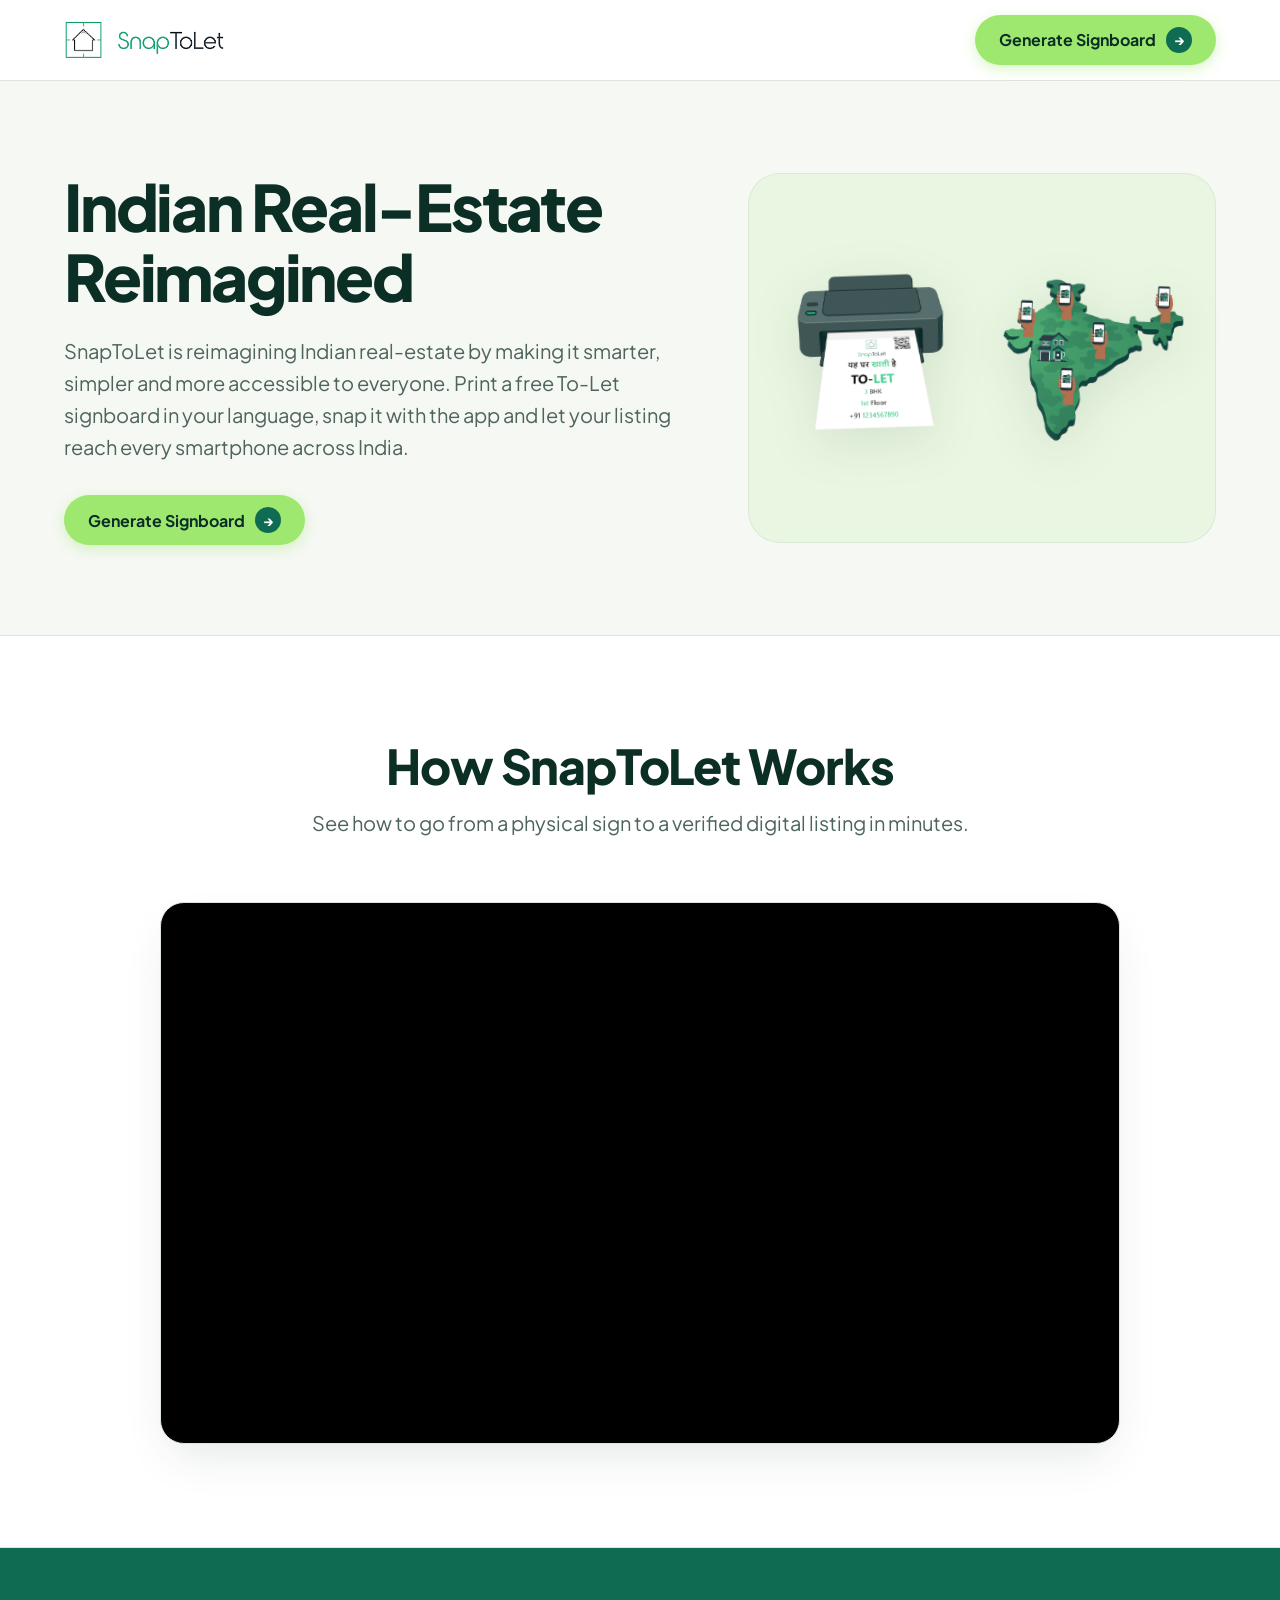
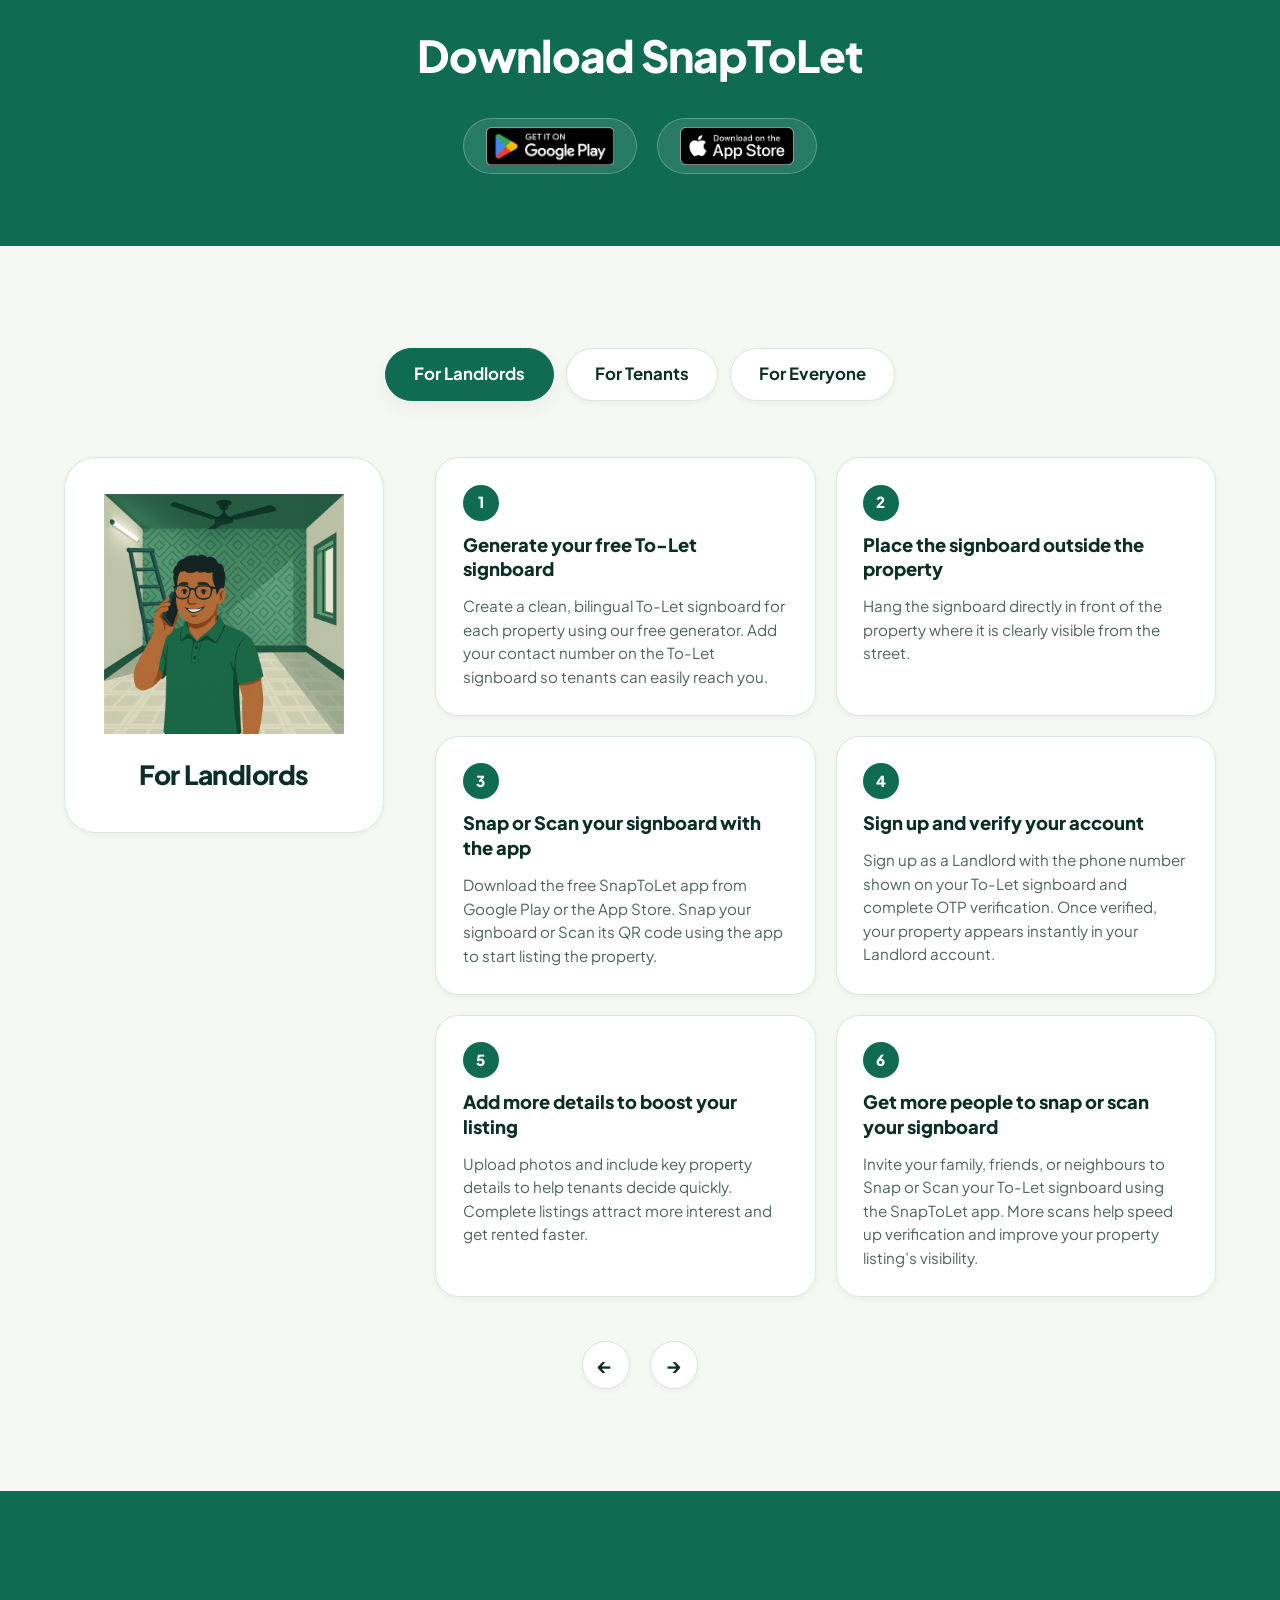
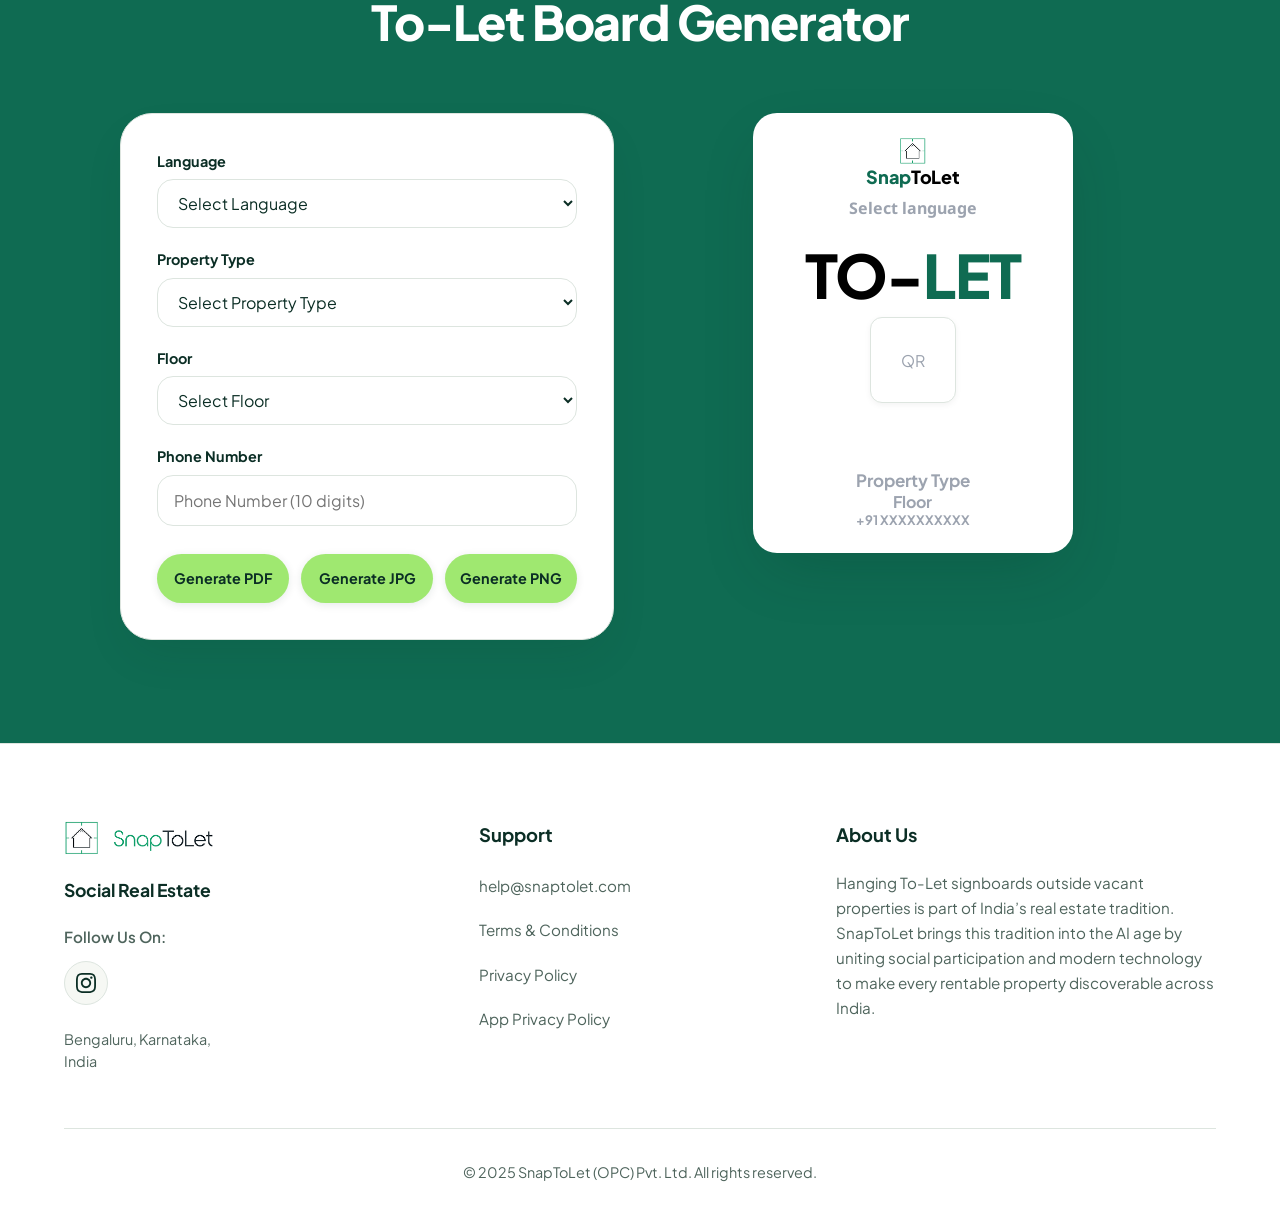
<file: index.html>
<!DOCTYPE html>
<html lang="en">
<head>
  <meta charset="UTF-8" />
  <meta name="viewport" content="width=device-width, initial-scale=1.0" />
  <title>SnapToLet</title>
  <link rel="icon" href="assets/image 4.png" type="image/png" />
  <meta name="description" content="SnapToLet is reimagining Indian real-estate by making it smarter, simpler and more accessible to everyone." />

  <!-- Google Fonts: Plus Jakarta Sans & Noto Sans -->
  <link rel="preconnect" href="https://fonts.googleapis.com" />
  <link rel="preconnect" href="https://fonts.gstatic.com" crossorigin />
  <link href="https://fonts.googleapis.com/css2?family=Plus+Jakarta+Sans:wght@400;500;600;700;800&family=Noto+Sans:wght@400;600;700&display=swap" rel="stylesheet" />

  <!-- Stylesheet -->
  <link rel="stylesheet" href="style.css" />
</head>
<body>

  <!-- ========================================================================
       Header
       ======================================================================== -->
  <header class="header">
    <div class="container header-container">
      <a href="/" class="brand-link" aria-label="SnapToLet Home">
        <img src="assets/image 4.png" alt="Logo Icon" class="brand-icon" width="42" height="42" />
        <img src="assets/image 5.png" alt="SnapToLet" class="brand-wordmark" width="120" height="32" />
      </a>
      <button id="btn-header-generate" class="btn-pill-primary" type="button">
        <span>Generate Signboard</span>
        <span class="btn-pill-icon" aria-hidden="true">→</span>
      </button>
    </div>
  </header>

  <main>
    <!-- ======================================================================
         Hero Section
         ====================================================================== -->
    <section class="hero-section">
      <div class="container hero-grid">
        <div class="hero-content">
          <h1 class="hero-heading">Indian Real-Estate Reimagined</h1>
          <p class="hero-paragraph">SnapToLet is reimagining Indian real-estate by making it smarter, simpler and more accessible to everyone. Print a free To-Let signboard in your language, snap it with the app and let your listing reach every smartphone across India.</p>
          <div class="hero-actions">
            <a href="#tolet-generator" class="btn-pill-primary">
              <span>Generate Signboard</span>
              <span class="btn-pill-icon" aria-hidden="true">→</span>
            </a>
          </div>
        </div>
        <div class="hero-visuals">
          <div class="hero-visual-card">
            <img src="assets/Your Free To-Let Signboard.png" alt="Your Free To-Let Signboard illustration with printer" class="hero-visual-img" width="300" height="300" fetchpriority="high" />
          </div>
          <div class="hero-visual-card">
            <img src="assets/From Street to Smartphones.png" alt="From Street to Smartphones illustration with India map and phone pins" class="hero-visual-img" width="300" height="300" fetchpriority="high" />
          </div>
        </div>
      </div>
    </section>

    <!-- ======================================================================
         How SnapToLet Works (Video Section)
         ====================================================================== -->
    <section class="video-section">
      <div class="container">
        <div class="section-header">
          <h2 class="section-title">How SnapToLet Works</h2>
          <p class="section-subtitle">See how to go from a physical sign to a verified digital listing in minutes.</p>
        </div>
        <div class="video-container">
          <div class="video-card">
            <iframe 
              class="video-iframe"
              src="https://www.youtube.com/embed/SU0vXY-bzC4" 
              title="How SnapToLet Works" 
              loading="lazy" 
              allow="accelerometer; autoplay; clipboard-write; encrypted-media; gyroscope; picture-in-picture; web-share" 
              referrerpolicy="strict-origin-when-cross-origin" 
              allowfullscreen>
            </iframe>
          </div>
        </div>
      </div>
    </section>

    <!-- ======================================================================
         Download Band
         ====================================================================== -->
    <section class="download-band">
      <div class="container">
        <h2 class="download-title">Download SnapToLet</h2>
        <div class="store-buttons">
          <a href="https://play.google.com/store/apps/details?id=com.snap.tolet&pcampaignid=web_share" target="_blank" rel="noopener noreferrer" class="store-badge-btn" aria-label="Download SnapToLet on Google Play">
            <img src="assets/playstoreButton.png" alt="Google Play" class="store-badge-img" width="160" height="42" loading="lazy" />
          </a>
          <a href="https://apps.apple.com/in/app/snaptolet-india-home-rentals/id6757463782" target="_blank" rel="noopener noreferrer" class="store-badge-btn" aria-label="Download SnapToLet on the App Store">
            <img src="assets/appstore.png" alt="Apple Store" class="store-badge-img" width="160" height="42" loading="lazy" />
          </a>
        </div>
      </div>
    </section>

    <!-- ======================================================================
         For Landlords / Tenants / Everyone (Carousel)
         ====================================================================== -->
    <section class="carousel-section">
      <div class="container">
        <!-- Role Indicator Tabs -->
        <div class="role-tabs" role="tablist" aria-label="Target Audience Categories">
          <button class="role-tab-btn active" role="tab" aria-selected="true" aria-controls="slide-landlords" id="tab-landlords" type="button">For Landlords</button>
          <button class="role-tab-btn" role="tab" aria-selected="false" aria-controls="slide-tenants" id="tab-tenants" type="button">For Tenants</button>
          <button class="role-tab-btn" role="tab" aria-selected="false" aria-controls="slide-everyone" id="tab-everyone" type="button">For Everyone</button>
        </div>

        <div class="carousel-wrapper">
          <!-- Slide 1: For Landlords -->
          <div class="carousel-slide active" id="slide-landlords" role="tabpanel" aria-labelledby="tab-landlords">
            <div class="slide-content-grid">
              <div class="character-card">
                <img src="assets/Landlords.png" alt="Landlord Icon" class="character-img" width="260" height="260" loading="lazy" />
                <h3 class="character-title">For Landlords</h3>
              </div>
              <div class="steps-grid">
                <article class="step-card">
                  <span class="step-badge">1</span>
                  <h4 class="step-heading">Generate your free To-Let signboard</h4>
                  <p class="step-description">Create a clean, bilingual To-Let signboard for each property using our free generator. Add your contact number on the To-Let signboard so tenants can easily reach you.</p>
                </article>
                <article class="step-card">
                  <span class="step-badge">2</span>
                  <h4 class="step-heading">Place the signboard outside the property</h4>
                  <p class="step-description">Hang the signboard directly in front of the property where it is clearly visible from the street.</p>
                </article>
                <article class="step-card">
                  <span class="step-badge">3</span>
                  <h4 class="step-heading">Snap or Scan your signboard with the app</h4>
                  <p class="step-description">Download the free SnapToLet app from Google Play or the App Store. Snap your signboard or Scan its QR code using the app to start listing the property.</p>
                </article>
                <article class="step-card">
                  <span class="step-badge">4</span>
                  <h4 class="step-heading">Sign up and verify your account</h4>
                  <p class="step-description">Sign up as a Landlord with the phone number shown on your To-Let signboard and complete OTP verification. Once verified, your property appears instantly in your Landlord account.</p>
                </article>
                <article class="step-card">
                  <span class="step-badge">5</span>
                  <h4 class="step-heading">Add more details to boost your listing</h4>
                  <p class="step-description">Upload photos and include key property details to help tenants decide quickly. Complete listings attract more interest and get rented faster.</p>
                </article>
                <article class="step-card">
                  <span class="step-badge">6</span>
                  <h4 class="step-heading">Get more people to snap or scan your signboard</h4>
                  <p class="step-description">Invite your family, friends, or neighbours to Snap or Scan your To-Let signboard using the SnapToLet app. More scans help speed up verification and improve your property listing’s visibility.</p>
                </article>
              </div>
            </div>
          </div>

          <!-- Slide 2: For Tenants -->
          <div class="carousel-slide" id="slide-tenants" role="tabpanel" aria-labelledby="tab-tenants">
            <div class="slide-content-grid">
              <div class="character-card">
                <img src="assets/Tenants.png" alt="Tenant Icon" class="character-img" width="260" height="260" loading="lazy" />
                <h3 class="character-title">For Tenants</h3>
              </div>
              <div class="steps-grid">
                <article class="step-card">
                  <span class="step-badge">1</span>
                  <h4 class="step-heading">Download the SnapToLet app</h4>
                  <p class="step-description">Get the free SnapToLet app from Google Play or the App Store to start finding available rental properties all across India.</p>
                </article>
                <article class="step-card">
                  <span class="step-badge">2</span>
                  <h4 class="step-heading">Explore by location</h4>
                  <p class="step-description">Tap Explore to discover verified listings in any area. You can also use your current location to find nearby properties.</p>
                </article>
                <article class="step-card">
                  <span class="step-badge">3</span>
                  <h4 class="step-heading">Snap your signboard with the app or Scan the QR code</h4>
                  <p class="step-description">Download the free SnapToLet app from Google Play or the App Store. Snap your signboard using the SnapToLet app or Scan its QR code using your phone's camera app to start listing your property.</p>
                </article>
                <article class="step-card">
                  <span class="step-badge">4</span>
                  <h4 class="step-heading">Connect with Landlords and explore multiple options</h4>
                  <p class="step-description">Compare options, talk to Landlords and visit the properties you like to find your next home.</p>
                </article>
                <article class="step-card">
                  <span class="step-badge">5</span>
                  <h4 class="step-heading">Help improve the renting experience for everyone</h4>
                  <p class="step-description">If you visited a property or spoke to a Landlord through SnapToLet, share quick feedback to help improve the renting experience for everyone.</p>
                </article>
                <article class="step-card">
                  <span class="step-badge">6</span>
                  <h4 class="step-heading">Snap or Scan signboards to help the community</h4>
                  <p class="step-description">Snap or Scan To-Let signboards whenever you spot them to help grow listings and strengthen the renting community.</p>
                </article>
              </div>
            </div>
          </div>

          <!-- Slide 3: For Everyone -->
          <div class="carousel-slide" id="slide-everyone" role="tabpanel" aria-labelledby="tab-everyone">
            <div class="slide-content-grid">
              <div class="character-card">
                <img src="assets/Everyone Else.png" alt="Everyone Icon" class="character-img" width="260" height="260" loading="lazy" />
                <h3 class="character-title">For Everyone</h3>
              </div>
              <div class="steps-grid">
                <article class="step-card">
                  <span class="step-badge">1</span>
                  <h4 class="step-heading">Download the SnapToLet app</h4>
                  <p class="step-description">Get the free SnapToLet app from Google Play or the App Store and become part of a growing movement to make renting faster, smarter and simpler across India.</p>
                </article>
                <article class="step-card">
                  <span class="step-badge">2</span>
                  <h4 class="step-heading">Snap legitimate To-Let signboards outside vacant properties</h4>
                  <p class="step-description">Whenever you spot a To-Let signboard, Snap or Scan it with the SnapToLet app. A few seconds of your time can help someone find their next home.</p>
                </article>
                <article class="step-card">
                  <span class="step-badge">3</span>
                  <h4 class="step-heading">Snap all genuine To-Let signboards around you</h4>
                  <p class="step-description">Don’t limit yourself to signboards created with the SnapToLet generator. Snap any authentic To-Let signboard outside a vacant property to help grow a trusted renting community across India.</p>
                </article>
                <article class="step-card">
                  <span class="step-badge">4</span>
                  <h4 class="step-heading">Upload clear, accurate Snaps</h4>
                  <p class="step-description">Before uploading your Snap, ensure all signboard details are clearly visible and easy to read. Retake the Snap if needed to help keep listings accurate for everyone.</p>
                </article>
                <article class="step-card">
                  <span class="step-badge">5</span>
                  <h4 class="step-heading">Spread the word</h4>
                  <p class="step-description">If you know someone renting out their property or looking for a new home, let them know about SnapToLet. Every signboard you Snap and every person you tell helps make renting simpler and more reliable for everyone.</p>
                </article>
                <article class="step-card">
                  <span class="step-badge">6</span>
                  <h4 class="step-heading">Be part of the real-estate revolution</h4>
                  <p class="step-description">Every Snap helps make renting simpler, safer and more transparent for everyone. Together, we can modernize how India finds homes.</p>
                </article>
              </div>
            </div>
          </div>
        </div>

        <!-- Carousel Navigation Controls -->
        <div class="carousel-controls-bottom">
          <button id="carousel-prev" class="carousel-nav-btn" type="button" aria-label="Previous Slide">←</button>
          <button id="carousel-next" class="carousel-nav-btn" type="button" aria-label="Next Slide">→</button>
        </div>
      </div>
    </section>

    <!-- ======================================================================
         The Hero Tool: To-Let Board Generator
         ====================================================================== -->
    <section id="tolet-generator" class="generator-section">
      <div class="container">
        <div class="section-header">
          <h2 class="section-title">To-Let Board Generator</h2>
        </div>

        <div class="generator-console">
          <!-- Left: Input Controls Card -->
          <div class="generator-form-card">
            <div class="form-group">
              <label for="gen-language" class="form-label">Language</label>
              <select id="gen-language" class="form-select" name="language"></select>
            </div>

            <div class="form-group">
              <label for="gen-property" class="form-label">Property Type</label>
              <select id="gen-property" class="form-select" name="propertyType"></select>
            </div>

            <div class="form-group">
              <label for="gen-floor" class="form-label">Floor</label>
              <select id="gen-floor" class="form-select" name="floor"></select>
            </div>

            <div class="form-group">
              <label for="gen-phone" class="form-label">Phone Number</label>
              <input 
                type="tel" 
                id="gen-phone" 
                class="form-input" 
                name="phone" 
                placeholder="Phone Number (10 digits)" 
                maxlength="10" 
                inputmode="numeric" 
              />
            </div>

            <div class="generator-btn-group">
              <button id="btn-generate-pdf" class="btn-generate" data-original-text="Generate PDF" type="button">Generate PDF</button>
              <button id="btn-generate-jpg" class="btn-generate" data-original-text="Generate JPG" type="button">Generate JPG</button>
              <button id="btn-generate-png" class="btn-generate" data-original-text="Generate PNG" type="button">Generate PNG</button>
            </div>
          </div>

          <!-- Right: Live Signboard Preview Card -->
          <div class="signboard-preview-container">
            <div id="preview-board" class="signboard-card">
              <div class="signboard-brand">
                <img src="assets/image 4.png" alt="Home" class="signboard-icon" width="28" height="28" />
                <div class="signboard-brand-name">
                  <span class="text-emerald">Snap</span><span class="text-black">ToLet</span>
                </div>
              </div>

              <div id="preview-tagline" class="signboard-tagline">
                <span class="text-placeholder">Select language</span>
              </div>

              <div class="signboard-main-title">
                <span class="text-black">TO-</span><span class="text-emerald">LET</span>
              </div>

              <div id="preview-qr-box" class="signboard-qr-box">
                <div class="text-placeholder text-xs font-bold">QR</div>
              </div>

              <div class="signboard-details">
                <div id="preview-property" class="signboard-property">
                  <span class="text-placeholder">Property Type</span>
                </div>
                <div id="preview-floor" class="signboard-floor">
                  <span class="text-placeholder">Floor</span>
                </div>
                <div id="preview-phone" class="signboard-phone">
                  <span class="text-placeholder">+91 XXXXXXXXXX</span>
                </div>
              </div>
            </div>
          </div>
        </div>
      </div>
    </section>
  </main>

  <!-- ========================================================================
       Footer
       ======================================================================== -->
  <footer class="footer">
    <div class="container">
      <div class="footer-grid">
        <!-- Col 1: Brand & Socials -->
        <div>
          <div class="footer-brand-lockup">
            <img src="assets/image 4.png" alt="Logo" class="footer-icon" width="36" height="36" loading="lazy" />
            <img src="assets/image 5.png" alt="Logo" class="footer-wordmark" width="100" height="28" loading="lazy" />
          </div>
          <p class="footer-tagline">Social Real Estate</p>
          <p class="footer-social-title">Follow Us On:</p>
          <div class="footer-socials">
            <a href="https://www.instagram.com/snaptolet/" target="_blank" rel="noopener noreferrer" class="footer-social-icon" aria-label="Instagram">
              <svg width="20" height="20" fill="currentColor" viewBox="0 0 24 24"><path d="M12 2.163c3.204 0 3.584.012 4.85.07 3.252.148 4.771 1.691 4.919 4.919.058 1.265.069 1.645.069 4.849 0 3.205-.012 3.584-.069 4.849-.149 3.225-1.664 4.771-4.919 4.919-1.266.058-1.644.07-4.85.07-3.204 0-3.584-.012-4.849-.07-3.26-.149-4.771-1.699-4.919-4.92-.058-1.265-.07-1.644-.07-4.849 0-3.204.013-3.583.07-4.849.149-3.227 1.664-4.771 4.919-4.919 1.266-.057 1.645-.069 4.849-.069zm0-2.163c-3.259 0-3.667.014-4.947.072-4.358.2-6.78 2.618-6.98 6.98-.059 1.281-.073 1.689-.073 4.948 0 3.259.014 3.668.072 4.948.2 4.358 2.618 6.78 6.98 6.98 1.281.058 1.689.072 4.948.072 3.259 0 3.668-.014 4.948-.072 4.354-.2 6.782-2.618 6.979-6.98.059-1.28.073-1.689.073-4.948 0-3.259-.014-3.667-.072-4.947-.196-4.354-2.617-6.78-6.979-6.98-1.281-.059-1.69-.073-4.949-.073zm0 5.838c-3.403 0-6.162 2.759-6.162 6.162s2.759 6.163 6.162 6.163 6.162-2.759 6.162-6.163c0-3.403-2.759-6.162-6.162-6.162zm0 10.162c-2.209 0-4-1.79-4-4 0-2.209 1.791-4 4-4s4 1.791 4 4c0 2.21-1.791 4-4 4zm6.406-11.845c-.796 0-1.441.645-1.441 1.44s.645 1.44 1.441 1.44c.795 0 1.439-.645 1.439-1.44s-.644-1.44-1.439-1.44z"/></svg>
            </a>
          </div>
          <p class="footer-address">Bengaluru, Karnataka, <br/>India</p>
        </div>

        <!-- Col 2: Support Links -->
        <div>
          <h3 class="footer-col-title">Support</h3>
          <ul class="footer-links-list">
            <li><a href="mailto:help@snaptolet.com" class="footer-link">help@snaptolet.com</a></li>
            <li><a href="terms.html" class="footer-link">Terms &amp; Conditions</a></li>
            <li><a href="privacy.html" class="footer-link">Privacy Policy</a></li>
            <li><a href="app-privacy.html" class="footer-link">App Privacy Policy</a></li>
          </ul>
        </div>

        <!-- Col 3: About Us -->
        <div>
          <h3 class="footer-col-title">About Us</h3>
          <p class="footer-about-text">Hanging To-Let signboards outside vacant properties is part of India’s real estate tradition. SnapToLet brings this tradition into the AI age by uniting social participation and modern technology to make every rentable property discoverable across India.</p>
        </div>
      </div>

      <div class="footer-bottom">
        <p>© 2025 SnapToLet (OPC) Pvt. Ltd. All rights reserved.</p>
      </div>
    </div>
  </footer>

  <!-- Vendor Scripts -->
  <script src="vendor/qrcode.min.js"></script>
  <script src="vendor/jspdf.umd.min.js"></script>

  <!-- Application Script -->
  <script src="main.js"></script>
</body>
</html>
</file>
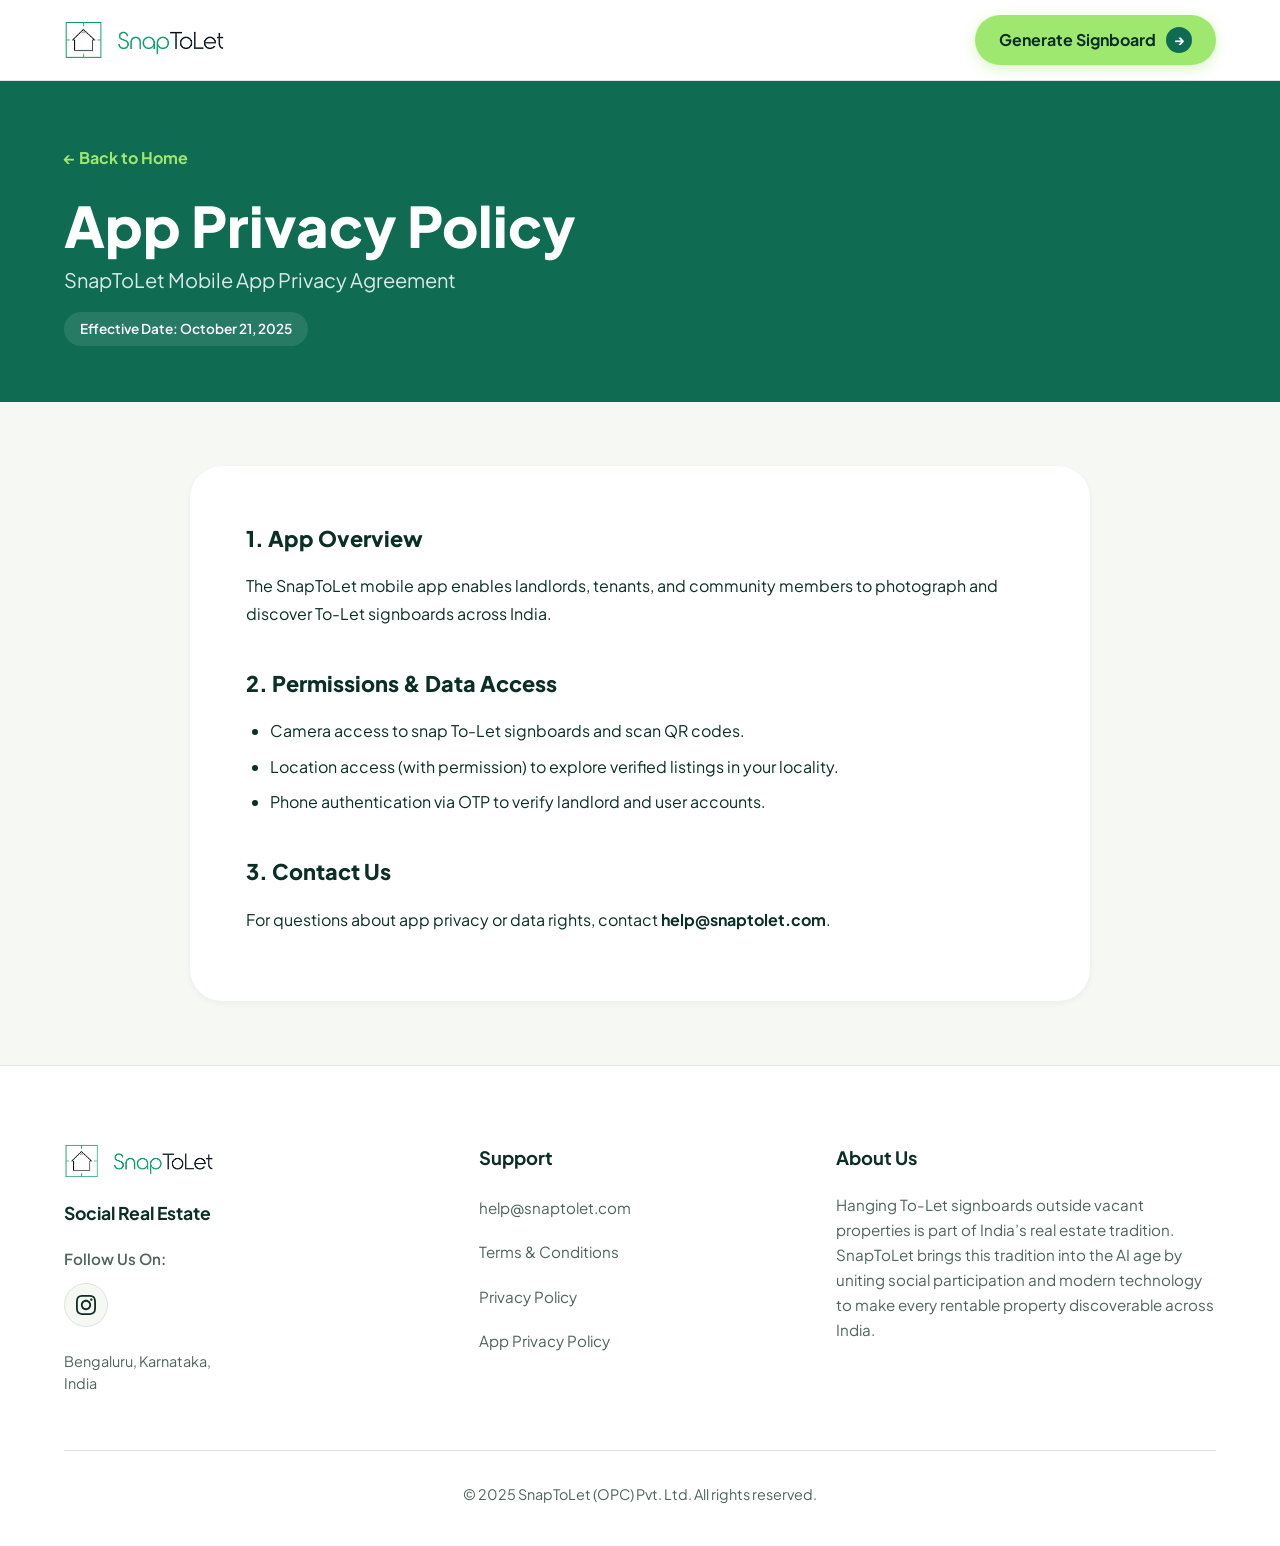
<file: app-privacy.html>
<!DOCTYPE html>
<html lang="en">
<head>
  <meta charset="UTF-8" />
  <meta name="viewport" content="width=device-width, initial-scale=1.0" />
  <title>App Privacy Policy | SnapToLet</title>
  <link rel="icon" href="assets/image 4.png" type="image/png" />
  <link rel="preconnect" href="https://fonts.googleapis.com" />
  <link rel="preconnect" href="https://fonts.gstatic.com" crossorigin />
  <link href="https://fonts.googleapis.com/css2?family=Plus+Jakarta+Sans:wght@400;500;600;700;800&family=Noto+Sans:wght@400;600;700&display=swap" rel="stylesheet" />
  <link rel="stylesheet" href="style.css" />
  <style>
    .subpage-header {
      background: var(--green);
      color: #FFFFFF;
      padding-block: 4rem 3.5rem;
    }
    .subpage-nav-back {
      display: inline-flex;
      align-items: center;
      gap: 8px;
      color: var(--lime);
      font-weight: 700;
      margin-bottom: 1.5rem;
      transition: transform var(--transition-fast);
    }
    .subpage-nav-back:hover {
      transform: translateX(-4px);
    }
    .subpage-title {
      font-size: clamp(2.25rem, 4.5vw, 3.5rem);
      font-weight: 800;
      line-height: 1.1;
      margin-bottom: 0.5rem;
    }
    .subpage-subtitle {
      font-size: 1.25rem;
      color: rgba(255, 255, 255, 0.85);
    }
    .subpage-meta {
      display: inline-block;
      margin-top: 1rem;
      background: rgba(255, 255, 255, 0.1);
      padding: 6px 16px;
      border-radius: var(--radius-pill);
      font-size: 0.85rem;
      font-weight: 600;
    }
    .subpage-content {
      padding-block: 4rem;
      background-color: var(--color-surface-light);
    }
    .legal-card {
      background: #FFFFFF;
      border-radius: var(--radius-xl);
      padding: clamp(2rem, 5vw, 3.5rem);
      box-shadow: var(--shadow-sm);
      border: 1px solid var(--color-border);
      max-width: 900px;
      margin-inline: auto;
    }
    .legal-section {
      margin-bottom: 2.5rem;
    }
    .legal-section:last-child {
      margin-bottom: 0;
    }
    .legal-heading {
      font-size: 1.35rem;
      font-weight: 800;
      color: var(--color-forest-dark);
      margin-bottom: 1rem;
    }
    .legal-text {
      color: var(--color-text-muted);
      line-height: 1.7;
      margin-bottom: 0.75rem;
    }
    .legal-list {
      list-style: disc;
      padding-left: 1.5rem;
      color: var(--color-text-muted);
      line-height: 1.7;
      margin-bottom: 1rem;
    }
    .legal-list li {
      margin-bottom: 0.5rem;
    }
  </style>
</head>
<body>
  <header class="header">
    <div class="container header-container">
      <a href="index.html" class="brand-link" aria-label="SnapToLet Home">
        <img src="assets/image 4.png" alt="Logo Icon" class="brand-icon" width="42" height="42" />
        <img src="assets/image 5.png" alt="SnapToLet" class="brand-wordmark" width="120" height="32" />
      </a>
      <a href="index.html#tolet-generator" class="btn-pill-primary">
        <span>Generate Signboard</span>
        <span class="btn-pill-icon" aria-hidden="true">→</span>
      </a>
    </div>
  </header>

  <main>
    <div class="subpage-header">
      <div class="container">
        <a href="index.html" class="subpage-nav-back">← Back to Home</a>
        <h1 class="subpage-title">App Privacy Policy</h1>
        <p class="subpage-subtitle">SnapToLet Mobile App Privacy Agreement</p>
        <span class="subpage-meta">Effective Date: October 21, 2025</span>
      </div>
    </div>

    <div class="subpage-content">
      <div class="container">
        <div class="legal-card">
          
  <div class="legal-section">
    <h2 class="legal-heading">1. App Overview</h2>
    <p class="legal-text">The SnapToLet mobile app enables landlords, tenants, and community members to photograph and discover To-Let signboards across India.</p>
  </div>
  <div class="legal-section">
    <h2 class="legal-heading">2. Permissions & Data Access</h2>
    <ul class="legal-list">
      <li>Camera access to snap To-Let signboards and scan QR codes.</li>
      <li>Location access (with permission) to explore verified listings in your locality.</li>
      <li>Phone authentication via OTP to verify landlord and user accounts.</li>
    </ul>
  </div>
  <div class="legal-section">
    <h2 class="legal-heading">3. Contact Us</h2>
    <p class="legal-text">For questions about app privacy or data rights, contact <a href="mailto:help@snaptolet.com" style="color: var(--color-brand-primary); font-weight: 700;">help@snaptolet.com</a>.</p>
  </div>
  
        </div>
      </div>
    </div>
  </main>

  <footer class="footer">
    <div class="container">
      <div class="footer-grid">
        <div>
          <div class="footer-brand-lockup">
            <img src="assets/image 4.png" alt="Logo" class="footer-icon" width="36" height="36" loading="lazy" />
            <img src="assets/image 5.png" alt="Logo" class="footer-wordmark" width="100" height="28" loading="lazy" />
          </div>
          <p class="footer-tagline">Social Real Estate</p>
          <p class="footer-social-title">Follow Us On:</p>
          <div class="footer-socials">
            <a href="https://www.instagram.com/snaptolet/" target="_blank" rel="noopener noreferrer" class="footer-social-icon" aria-label="Instagram">
              <svg width="20" height="20" fill="currentColor" viewBox="0 0 24 24"><path d="M12 2.163c3.204 0 3.584.012 4.85.07 3.252.148 4.771 1.691 4.919 4.919.058 1.265.069 1.645.069 4.849 0 3.205-.012 3.584-.069 4.849-.149 3.225-1.664 4.771-4.919 4.919-1.266.058-1.644.07-4.85.07-3.204 0-3.584-.012-4.849-.07-3.26-.149-4.771-1.699-4.919-4.92-.058-1.265-.07-1.644-.07-4.849 0-3.204.013-3.583.07-4.849.149-3.227 1.664-4.771 4.919-4.919 1.266-.057 1.645-.069 4.849-.069zm0-2.163c-3.259 0-3.667.014-4.947.072-4.358.2-6.78 2.618-6.98 6.98-.059 1.281-.073 1.689-.073 4.948 0 3.259.014 3.668.072 4.948.2 4.358 2.618 6.78 6.98 6.98 1.281.058 1.689.072 4.948.072 3.259 0 3.668-.014 4.948-.072 4.354-.2 6.782-2.618 6.979-6.98.059-1.28.073-1.689.073-4.948 0-3.259-.014-3.667-.072-4.947-.196-4.354-2.617-6.78-6.979-6.98-1.281-.059-1.69-.073-4.949-.073zm0 5.838c-3.403 0-6.162 2.759-6.162 6.162s2.759 6.163 6.162 6.163 6.162-2.759 6.162-6.163c0-3.403-2.759-6.162-6.162-6.162zm0 10.162c-2.209 0-4-1.79-4-4 0-2.209 1.791-4 4-4s4 1.791 4 4c0 2.21-1.791 4-4 4zm6.406-11.845c-.796 0-1.441.645-1.441 1.44s.645 1.44 1.441 1.44c.795 0 1.439-.645 1.439-1.44s-.644-1.44-1.439-1.44z"/></svg>
            </a>
          </div>
          <p class="footer-address">Bengaluru, Karnataka, <br/>India</p>
        </div>
        <div>
          <h3 class="footer-col-title">Support</h3>
          <ul class="footer-links-list">
            <li><a href="mailto:help@snaptolet.com" class="footer-link">help@snaptolet.com</a></li>
            <li><a href="terms.html" class="footer-link">Terms &amp; Conditions</a></li>
            <li><a href="privacy.html" class="footer-link">Privacy Policy</a></li>
            <li><a href="app-privacy.html" class="footer-link">App Privacy Policy</a></li>
          </ul>
        </div>
        <div>
          <h3 class="footer-col-title">About Us</h3>
          <p class="footer-about-text">Hanging To-Let signboards outside vacant properties is part of India’s real estate tradition. SnapToLet brings this tradition into the AI age by uniting social participation and modern technology to make every rentable property discoverable across India.</p>
        </div>
      </div>
      <div class="footer-bottom">
        <p>© 2025 SnapToLet (OPC) Pvt. Ltd. All rights reserved.</p>
      </div>
    </div>
  </footer>
</body>
</html>
</file>
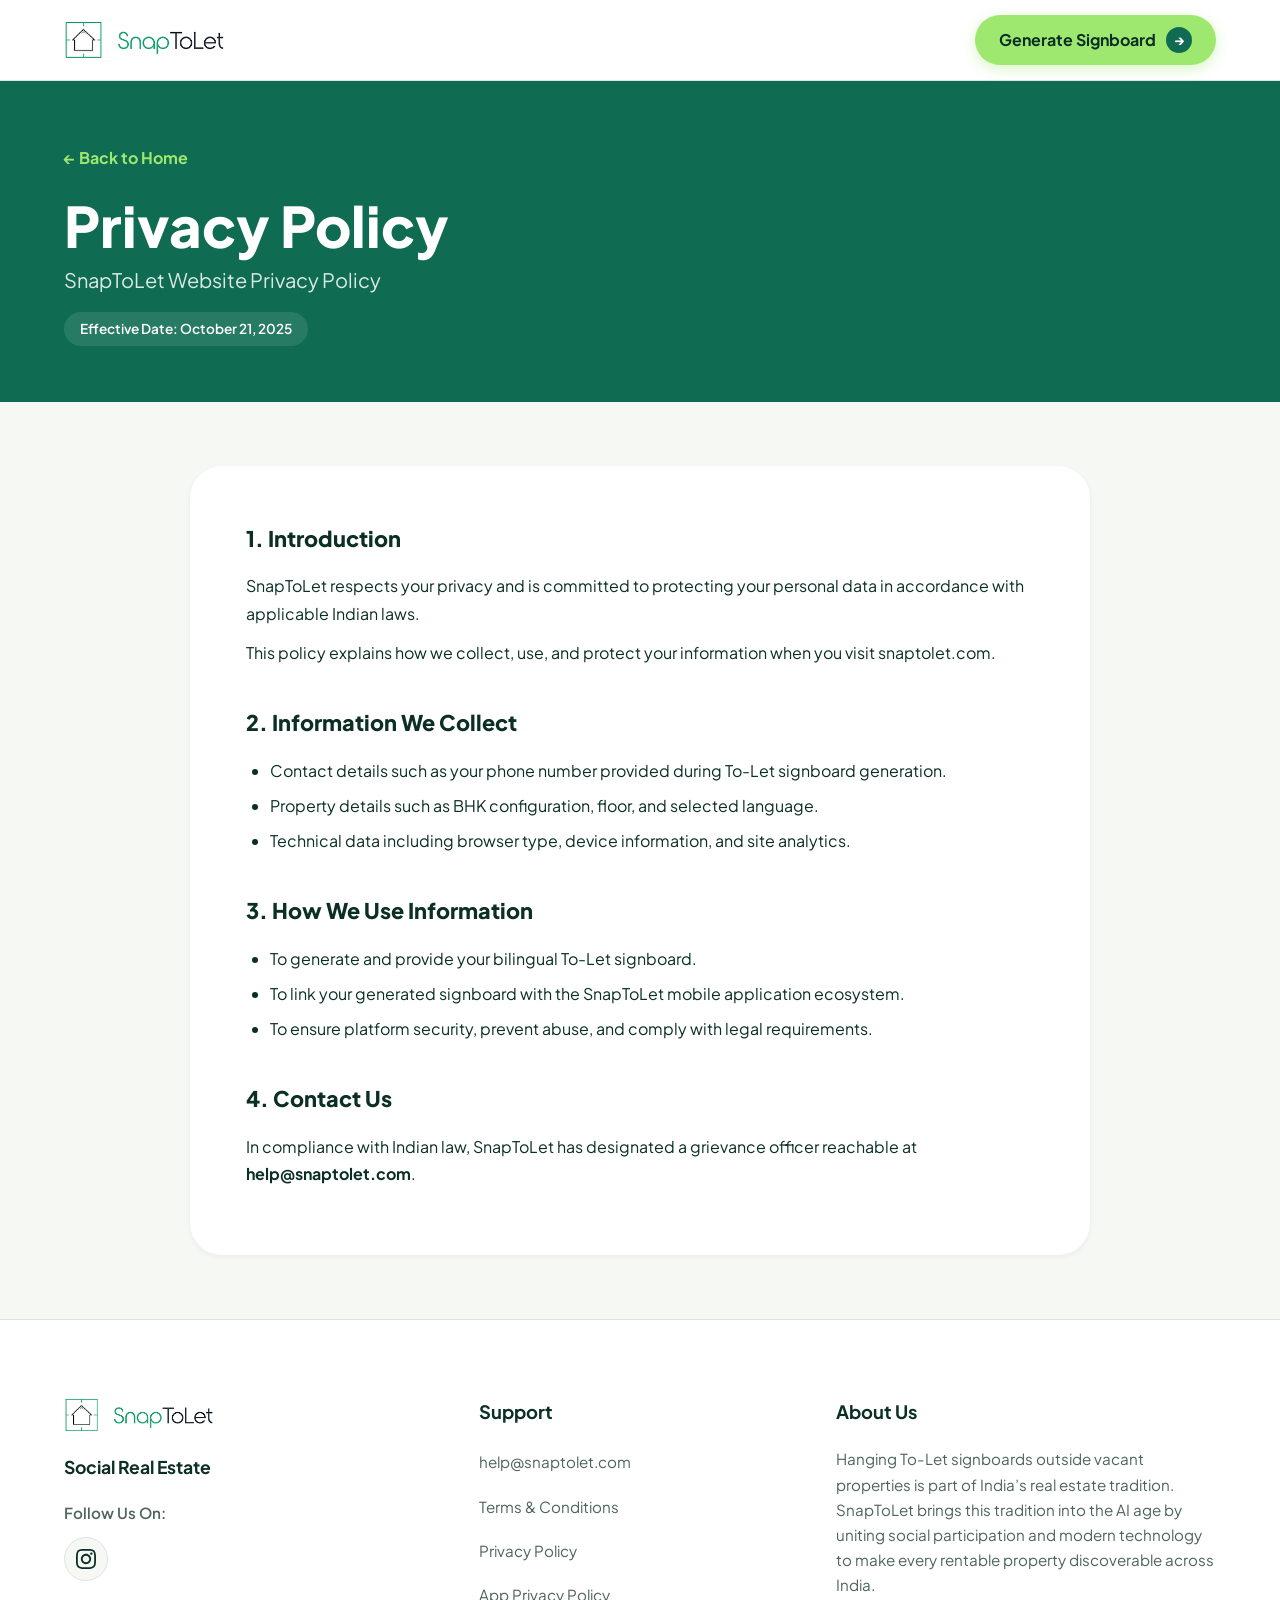
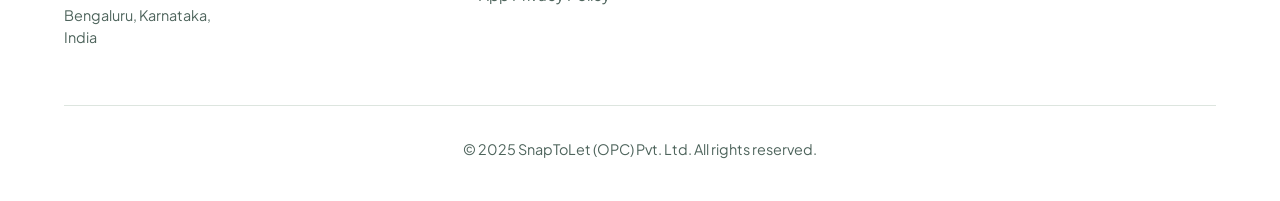
<file: privacy.html>
<!DOCTYPE html>
<html lang="en">
<head>
  <meta charset="UTF-8" />
  <meta name="viewport" content="width=device-width, initial-scale=1.0" />
  <title>Privacy Policy | SnapToLet</title>
  <link rel="icon" href="assets/image 4.png" type="image/png" />
  <link rel="preconnect" href="https://fonts.googleapis.com" />
  <link rel="preconnect" href="https://fonts.gstatic.com" crossorigin />
  <link href="https://fonts.googleapis.com/css2?family=Plus+Jakarta+Sans:wght@400;500;600;700;800&family=Noto+Sans:wght@400;600;700&display=swap" rel="stylesheet" />
  <link rel="stylesheet" href="style.css" />
  <style>
    .subpage-header {
      background: var(--green);
      color: #FFFFFF;
      padding-block: 4rem 3.5rem;
    }
    .subpage-nav-back {
      display: inline-flex;
      align-items: center;
      gap: 8px;
      color: var(--lime);
      font-weight: 700;
      margin-bottom: 1.5rem;
      transition: transform var(--transition-fast);
    }
    .subpage-nav-back:hover {
      transform: translateX(-4px);
    }
    .subpage-title {
      font-size: clamp(2.25rem, 4.5vw, 3.5rem);
      font-weight: 800;
      line-height: 1.1;
      margin-bottom: 0.5rem;
    }
    .subpage-subtitle {
      font-size: 1.25rem;
      color: rgba(255, 255, 255, 0.85);
    }
    .subpage-meta {
      display: inline-block;
      margin-top: 1rem;
      background: rgba(255, 255, 255, 0.1);
      padding: 6px 16px;
      border-radius: var(--radius-pill);
      font-size: 0.85rem;
      font-weight: 600;
    }
    .subpage-content {
      padding-block: 4rem;
      background-color: var(--color-surface-light);
    }
    .legal-card {
      background: #FFFFFF;
      border-radius: var(--radius-xl);
      padding: clamp(2rem, 5vw, 3.5rem);
      box-shadow: var(--shadow-sm);
      border: 1px solid var(--color-border);
      max-width: 900px;
      margin-inline: auto;
    }
    .legal-section {
      margin-bottom: 2.5rem;
    }
    .legal-section:last-child {
      margin-bottom: 0;
    }
    .legal-heading {
      font-size: 1.35rem;
      font-weight: 800;
      color: var(--color-forest-dark);
      margin-bottom: 1rem;
    }
    .legal-text {
      color: var(--color-text-muted);
      line-height: 1.7;
      margin-bottom: 0.75rem;
    }
    .legal-list {
      list-style: disc;
      padding-left: 1.5rem;
      color: var(--color-text-muted);
      line-height: 1.7;
      margin-bottom: 1rem;
    }
    .legal-list li {
      margin-bottom: 0.5rem;
    }
  </style>
</head>
<body>
  <header class="header">
    <div class="container header-container">
      <a href="index.html" class="brand-link" aria-label="SnapToLet Home">
        <img src="assets/image 4.png" alt="Logo Icon" class="brand-icon" width="42" height="42" />
        <img src="assets/image 5.png" alt="SnapToLet" class="brand-wordmark" width="120" height="32" />
      </a>
      <a href="index.html#tolet-generator" class="btn-pill-primary">
        <span>Generate Signboard</span>
        <span class="btn-pill-icon" aria-hidden="true">→</span>
      </a>
    </div>
  </header>

  <main>
    <div class="subpage-header">
      <div class="container">
        <a href="index.html" class="subpage-nav-back">← Back to Home</a>
        <h1 class="subpage-title">Privacy Policy</h1>
        <p class="subpage-subtitle">SnapToLet Website Privacy Policy</p>
        <span class="subpage-meta">Effective Date: October 21, 2025</span>
      </div>
    </div>

    <div class="subpage-content">
      <div class="container">
        <div class="legal-card">
          
  <div class="legal-section">
    <h2 class="legal-heading">1. Introduction</h2>
    <p class="legal-text">SnapToLet respects your privacy and is committed to protecting your personal data in accordance with applicable Indian laws.</p>
    <p class="legal-text">This policy explains how we collect, use, and protect your information when you visit snaptolet.com.</p>
  </div>
  <div class="legal-section">
    <h2 class="legal-heading">2. Information We Collect</h2>
    <ul class="legal-list">
      <li>Contact details such as your phone number provided during To-Let signboard generation.</li>
      <li>Property details such as BHK configuration, floor, and selected language.</li>
      <li>Technical data including browser type, device information, and site analytics.</li>
    </ul>
  </div>
  <div class="legal-section">
    <h2 class="legal-heading">3. How We Use Information</h2>
    <ul class="legal-list">
      <li>To generate and provide your bilingual To-Let signboard.</li>
      <li>To link your generated signboard with the SnapToLet mobile application ecosystem.</li>
      <li>To ensure platform security, prevent abuse, and comply with legal requirements.</li>
    </ul>
  </div>
  <div class="legal-section">
    <h2 class="legal-heading">4. Contact Us</h2>
    <p class="legal-text">In compliance with Indian law, SnapToLet has designated a grievance officer reachable at <a href="mailto:help@snaptolet.com" style="color: var(--color-brand-primary); font-weight: 700;">help@snaptolet.com</a>.</p>
  </div>
  
        </div>
      </div>
    </div>
  </main>

  <footer class="footer">
    <div class="container">
      <div class="footer-grid">
        <div>
          <div class="footer-brand-lockup">
            <img src="assets/image 4.png" alt="Logo" class="footer-icon" width="36" height="36" loading="lazy" />
            <img src="assets/image 5.png" alt="Logo" class="footer-wordmark" width="100" height="28" loading="lazy" />
          </div>
          <p class="footer-tagline">Social Real Estate</p>
          <p class="footer-social-title">Follow Us On:</p>
          <div class="footer-socials">
            <a href="https://www.instagram.com/snaptolet/" target="_blank" rel="noopener noreferrer" class="footer-social-icon" aria-label="Instagram">
              <svg width="20" height="20" fill="currentColor" viewBox="0 0 24 24"><path d="M12 2.163c3.204 0 3.584.012 4.85.07 3.252.148 4.771 1.691 4.919 4.919.058 1.265.069 1.645.069 4.849 0 3.205-.012 3.584-.069 4.849-.149 3.225-1.664 4.771-4.919 4.919-1.266.058-1.644.07-4.85.07-3.204 0-3.584-.012-4.849-.07-3.26-.149-4.771-1.699-4.919-4.92-.058-1.265-.07-1.644-.07-4.849 0-3.204.013-3.583.07-4.849.149-3.227 1.664-4.771 4.919-4.919 1.266-.057 1.645-.069 4.849-.069zm0-2.163c-3.259 0-3.667.014-4.947.072-4.358.2-6.78 2.618-6.98 6.98-.059 1.281-.073 1.689-.073 4.948 0 3.259.014 3.668.072 4.948.2 4.358 2.618 6.78 6.98 6.98 1.281.058 1.689.072 4.948.072 3.259 0 3.668-.014 4.948-.072 4.354-.2 6.782-2.618 6.979-6.98.059-1.28.073-1.689.073-4.948 0-3.259-.014-3.667-.072-4.947-.196-4.354-2.617-6.78-6.979-6.98-1.281-.059-1.69-.073-4.949-.073zm0 5.838c-3.403 0-6.162 2.759-6.162 6.162s2.759 6.163 6.162 6.163 6.162-2.759 6.162-6.163c0-3.403-2.759-6.162-6.162-6.162zm0 10.162c-2.209 0-4-1.79-4-4 0-2.209 1.791-4 4-4s4 1.791 4 4c0 2.21-1.791 4-4 4zm6.406-11.845c-.796 0-1.441.645-1.441 1.44s.645 1.44 1.441 1.44c.795 0 1.439-.645 1.439-1.44s-.644-1.44-1.439-1.44z"/></svg>
            </a>
          </div>
          <p class="footer-address">Bengaluru, Karnataka, <br/>India</p>
        </div>
        <div>
          <h3 class="footer-col-title">Support</h3>
          <ul class="footer-links-list">
            <li><a href="mailto:help@snaptolet.com" class="footer-link">help@snaptolet.com</a></li>
            <li><a href="terms.html" class="footer-link">Terms &amp; Conditions</a></li>
            <li><a href="privacy.html" class="footer-link">Privacy Policy</a></li>
            <li><a href="app-privacy.html" class="footer-link">App Privacy Policy</a></li>
          </ul>
        </div>
        <div>
          <h3 class="footer-col-title">About Us</h3>
          <p class="footer-about-text">Hanging To-Let signboards outside vacant properties is part of India’s real estate tradition. SnapToLet brings this tradition into the AI age by uniting social participation and modern technology to make every rentable property discoverable across India.</p>
        </div>
      </div>
      <div class="footer-bottom">
        <p>© 2025 SnapToLet (OPC) Pvt. Ltd. All rights reserved.</p>
      </div>
    </div>
  </footer>
</body>
</html>
</file>
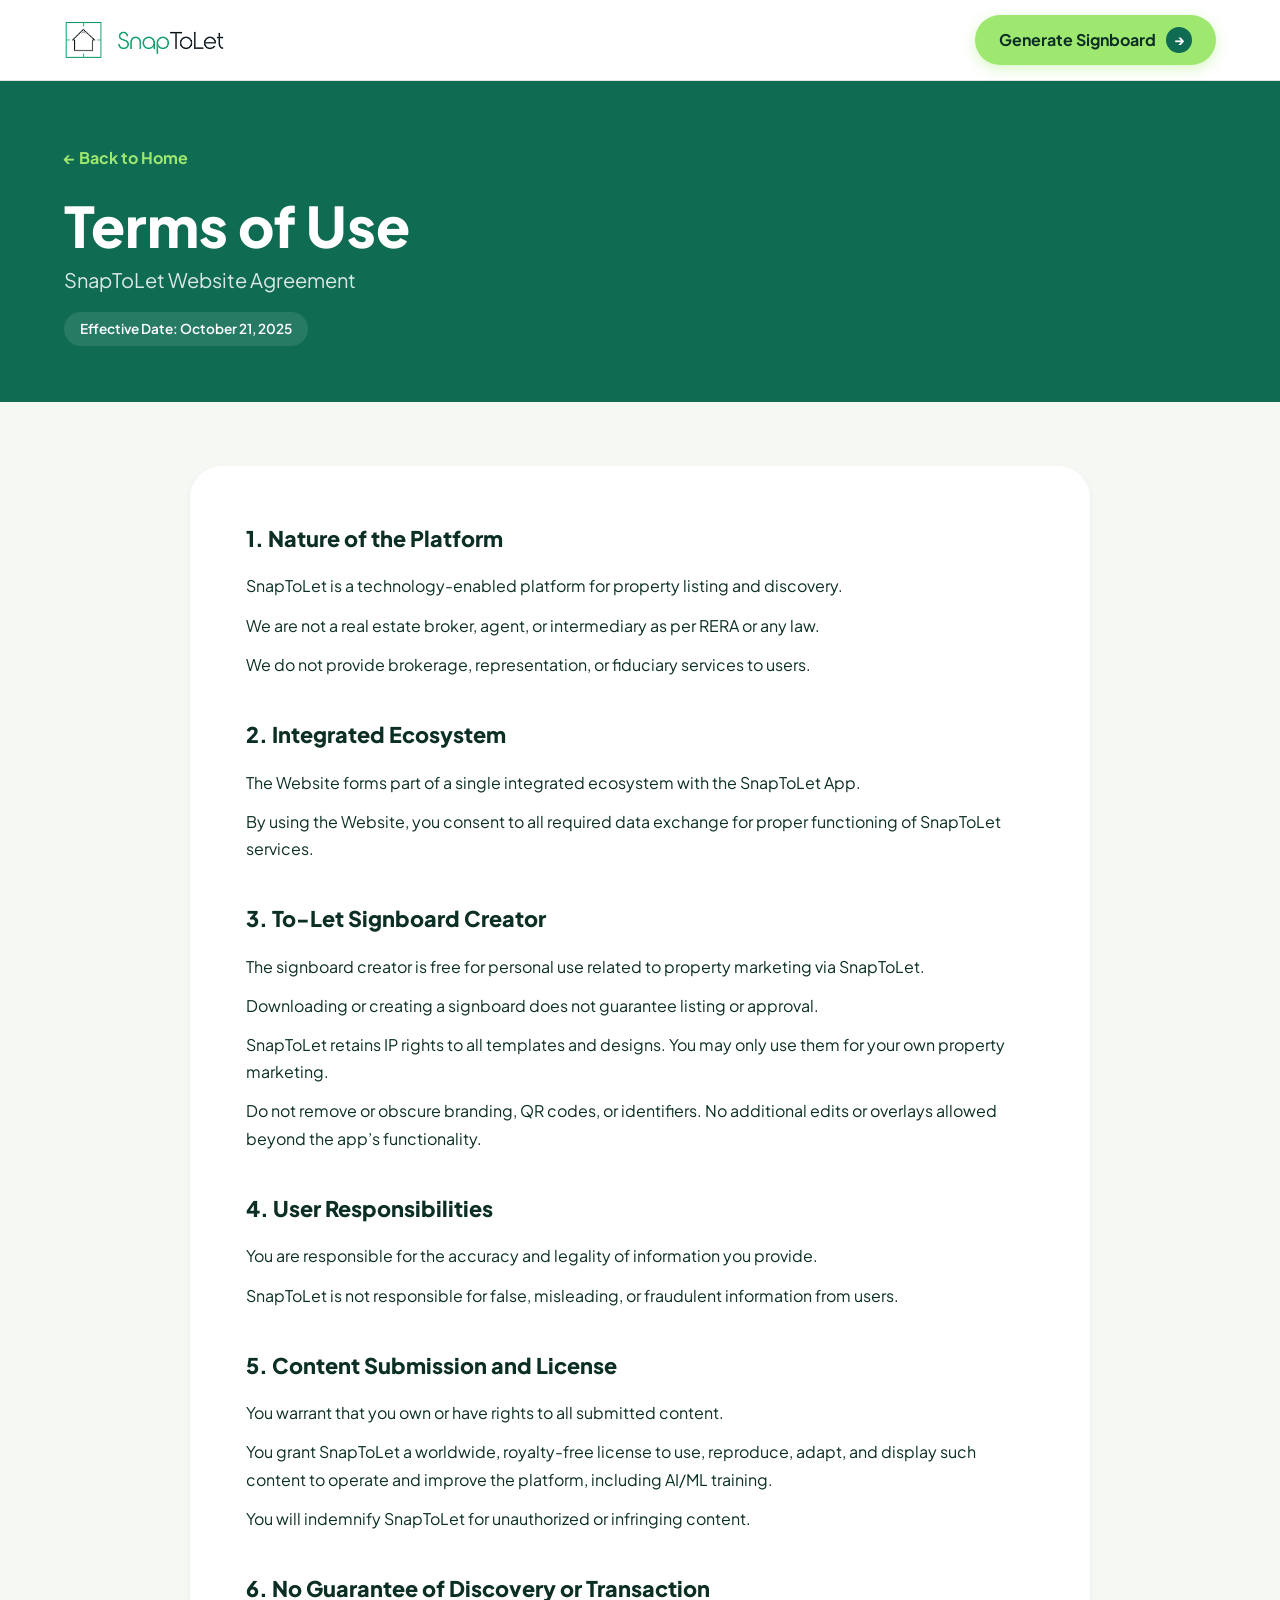
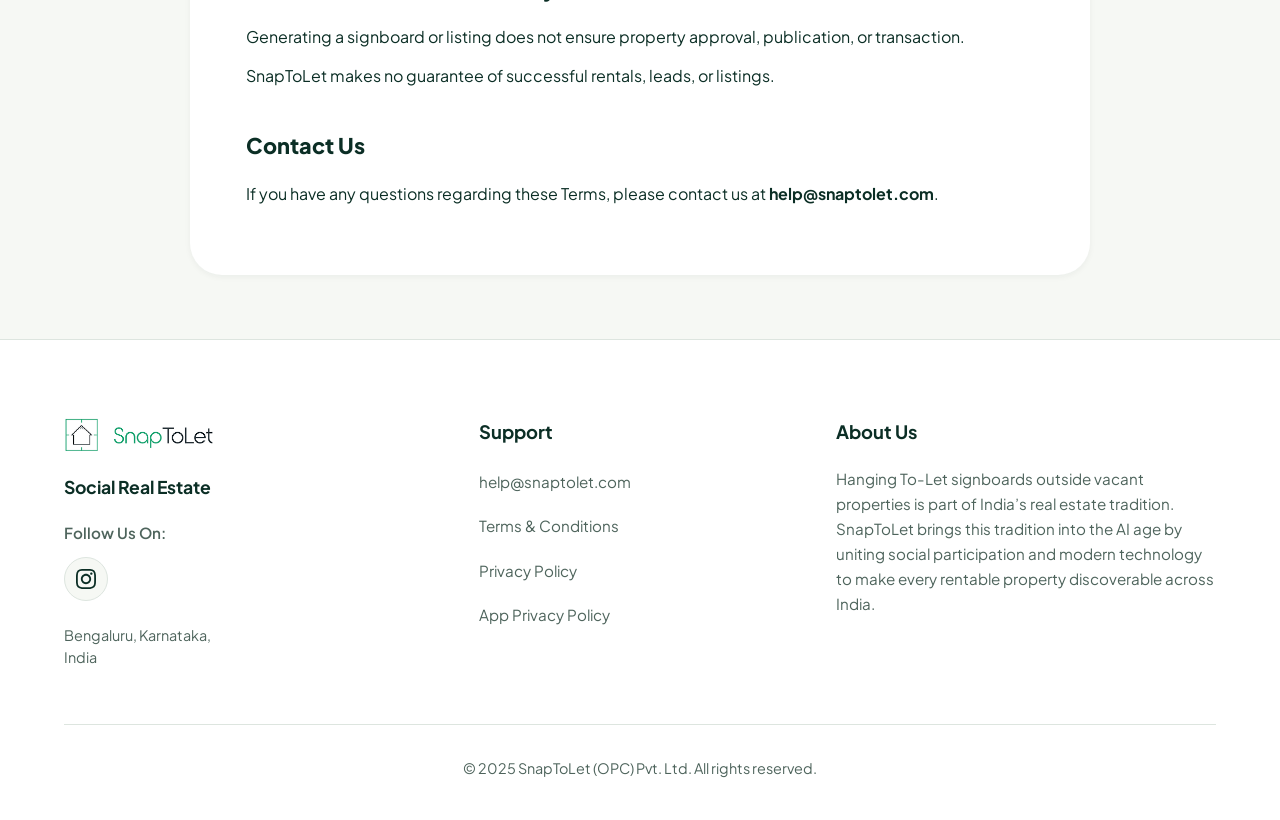
<file: terms.html>
<!DOCTYPE html>
<html lang="en">
<head>
  <meta charset="UTF-8" />
  <meta name="viewport" content="width=device-width, initial-scale=1.0" />
  <title>Terms of Use | SnapToLet</title>
  <link rel="icon" href="assets/image 4.png" type="image/png" />
  <link rel="preconnect" href="https://fonts.googleapis.com" />
  <link rel="preconnect" href="https://fonts.gstatic.com" crossorigin />
  <link href="https://fonts.googleapis.com/css2?family=Plus+Jakarta+Sans:wght@400;500;600;700;800&family=Noto+Sans:wght@400;600;700&display=swap" rel="stylesheet" />
  <link rel="stylesheet" href="style.css" />
  <style>
    .subpage-header {
      background: var(--green);
      color: #FFFFFF;
      padding-block: 4rem 3.5rem;
    }
    .subpage-nav-back {
      display: inline-flex;
      align-items: center;
      gap: 8px;
      color: var(--lime);
      font-weight: 700;
      margin-bottom: 1.5rem;
      transition: transform var(--transition-fast);
    }
    .subpage-nav-back:hover {
      transform: translateX(-4px);
    }
    .subpage-title {
      font-size: clamp(2.25rem, 4.5vw, 3.5rem);
      font-weight: 800;
      line-height: 1.1;
      margin-bottom: 0.5rem;
    }
    .subpage-subtitle {
      font-size: 1.25rem;
      color: rgba(255, 255, 255, 0.85);
    }
    .subpage-meta {
      display: inline-block;
      margin-top: 1rem;
      background: rgba(255, 255, 255, 0.1);
      padding: 6px 16px;
      border-radius: var(--radius-pill);
      font-size: 0.85rem;
      font-weight: 600;
    }
    .subpage-content {
      padding-block: 4rem;
      background-color: var(--color-surface-light);
    }
    .legal-card {
      background: #FFFFFF;
      border-radius: var(--radius-xl);
      padding: clamp(2rem, 5vw, 3.5rem);
      box-shadow: var(--shadow-sm);
      border: 1px solid var(--color-border);
      max-width: 900px;
      margin-inline: auto;
    }
    .legal-section {
      margin-bottom: 2.5rem;
    }
    .legal-section:last-child {
      margin-bottom: 0;
    }
    .legal-heading {
      font-size: 1.35rem;
      font-weight: 800;
      color: var(--color-forest-dark);
      margin-bottom: 1rem;
    }
    .legal-text {
      color: var(--color-text-muted);
      line-height: 1.7;
      margin-bottom: 0.75rem;
    }
    .legal-list {
      list-style: disc;
      padding-left: 1.5rem;
      color: var(--color-text-muted);
      line-height: 1.7;
      margin-bottom: 1rem;
    }
    .legal-list li {
      margin-bottom: 0.5rem;
    }
  </style>
</head>
<body>
  <header class="header">
    <div class="container header-container">
      <a href="index.html" class="brand-link" aria-label="SnapToLet Home">
        <img src="assets/image 4.png" alt="Logo Icon" class="brand-icon" width="42" height="42" />
        <img src="assets/image 5.png" alt="SnapToLet" class="brand-wordmark" width="120" height="32" />
      </a>
      <a href="index.html#tolet-generator" class="btn-pill-primary">
        <span>Generate Signboard</span>
        <span class="btn-pill-icon" aria-hidden="true">→</span>
      </a>
    </div>
  </header>

  <main>
    <div class="subpage-header">
      <div class="container">
        <a href="index.html" class="subpage-nav-back">← Back to Home</a>
        <h1 class="subpage-title">Terms of Use</h1>
        <p class="subpage-subtitle">SnapToLet Website Agreement</p>
        <span class="subpage-meta">Effective Date: October 21, 2025</span>
      </div>
    </div>

    <div class="subpage-content">
      <div class="container">
        <div class="legal-card">
          
  <div class="legal-section">
    <h2 class="legal-heading">1. Nature of the Platform</h2>
    <p class="legal-text">SnapToLet is a technology-enabled platform for property listing and discovery.</p>
    <p class="legal-text">We are not a real estate broker, agent, or intermediary as per RERA or any law.</p>
    <p class="legal-text">We do not provide brokerage, representation, or fiduciary services to users.</p>
  </div>
  <div class="legal-section">
    <h2 class="legal-heading">2. Integrated Ecosystem</h2>
    <p class="legal-text">The Website forms part of a single integrated ecosystem with the SnapToLet App.</p>
    <p class="legal-text">By using the Website, you consent to all required data exchange for proper functioning of SnapToLet services.</p>
  </div>
  <div class="legal-section">
    <h2 class="legal-heading">3. To-Let Signboard Creator</h2>
    <p class="legal-text">The signboard creator is free for personal use related to property marketing via SnapToLet.</p>
    <p class="legal-text">Downloading or creating a signboard does not guarantee listing or approval.</p>
    <p class="legal-text">SnapToLet retains IP rights to all templates and designs. You may only use them for your own property marketing.</p>
    <p class="legal-text">Do not remove or obscure branding, QR codes, or identifiers. No additional edits or overlays allowed beyond the app’s functionality.</p>
  </div>
  <div class="legal-section">
    <h2 class="legal-heading">4. User Responsibilities</h2>
    <p class="legal-text">You are responsible for the accuracy and legality of information you provide.</p>
    <p class="legal-text">SnapToLet is not responsible for false, misleading, or fraudulent information from users.</p>
  </div>
  <div class="legal-section">
    <h2 class="legal-heading">5. Content Submission and License</h2>
    <p class="legal-text">You warrant that you own or have rights to all submitted content.</p>
    <p class="legal-text">You grant SnapToLet a worldwide, royalty-free license to use, reproduce, adapt, and display such content to operate and improve the platform, including AI/ML training.</p>
    <p class="legal-text">You will indemnify SnapToLet for unauthorized or infringing content.</p>
  </div>
  <div class="legal-section">
    <h2 class="legal-heading">6. No Guarantee of Discovery or Transaction</h2>
    <p class="legal-text">Generating a signboard or listing does not ensure property approval, publication, or transaction.</p>
    <p class="legal-text">SnapToLet makes no guarantee of successful rentals, leads, or listings.</p>
  </div>
  <div class="legal-section">
    <h2 class="legal-heading">Contact Us</h2>
    <p class="legal-text">If you have any questions regarding these Terms, please contact us at <a href="mailto:help@snaptolet.com" style="color: var(--color-brand-primary); font-weight: 700;">help@snaptolet.com</a>.</p>
  </div>
  
        </div>
      </div>
    </div>
  </main>

  <footer class="footer">
    <div class="container">
      <div class="footer-grid">
        <div>
          <div class="footer-brand-lockup">
            <img src="assets/image 4.png" alt="Logo" class="footer-icon" width="36" height="36" loading="lazy" />
            <img src="assets/image 5.png" alt="Logo" class="footer-wordmark" width="100" height="28" loading="lazy" />
          </div>
          <p class="footer-tagline">Social Real Estate</p>
          <p class="footer-social-title">Follow Us On:</p>
          <div class="footer-socials">
            <a href="https://www.instagram.com/snaptolet/" target="_blank" rel="noopener noreferrer" class="footer-social-icon" aria-label="Instagram">
              <svg width="20" height="20" fill="currentColor" viewBox="0 0 24 24"><path d="M12 2.163c3.204 0 3.584.012 4.85.07 3.252.148 4.771 1.691 4.919 4.919.058 1.265.069 1.645.069 4.849 0 3.205-.012 3.584-.069 4.849-.149 3.225-1.664 4.771-4.919 4.919-1.266.058-1.644.07-4.85.07-3.204 0-3.584-.012-4.849-.07-3.26-.149-4.771-1.699-4.919-4.92-.058-1.265-.07-1.644-.07-4.849 0-3.204.013-3.583.07-4.849.149-3.227 1.664-4.771 4.919-4.919 1.266-.057 1.645-.069 4.849-.069zm0-2.163c-3.259 0-3.667.014-4.947.072-4.358.2-6.78 2.618-6.98 6.98-.059 1.281-.073 1.689-.073 4.948 0 3.259.014 3.668.072 4.948.2 4.358 2.618 6.78 6.98 6.98 1.281.058 1.689.072 4.948.072 3.259 0 3.668-.014 4.948-.072 4.354-.2 6.782-2.618 6.979-6.98.059-1.28.073-1.689.073-4.948 0-3.259-.014-3.667-.072-4.947-.196-4.354-2.617-6.78-6.979-6.98-1.281-.059-1.69-.073-4.949-.073zm0 5.838c-3.403 0-6.162 2.759-6.162 6.162s2.759 6.163 6.162 6.163 6.162-2.759 6.162-6.163c0-3.403-2.759-6.162-6.162-6.162zm0 10.162c-2.209 0-4-1.79-4-4 0-2.209 1.791-4 4-4s4 1.791 4 4c0 2.21-1.791 4-4 4zm6.406-11.845c-.796 0-1.441.645-1.441 1.44s.645 1.44 1.441 1.44c.795 0 1.439-.645 1.439-1.44s-.644-1.44-1.439-1.44z"/></svg>
            </a>
          </div>
          <p class="footer-address">Bengaluru, Karnataka, <br/>India</p>
        </div>
        <div>
          <h3 class="footer-col-title">Support</h3>
          <ul class="footer-links-list">
            <li><a href="mailto:help@snaptolet.com" class="footer-link">help@snaptolet.com</a></li>
            <li><a href="terms.html" class="footer-link">Terms &amp; Conditions</a></li>
            <li><a href="privacy.html" class="footer-link">Privacy Policy</a></li>
            <li><a href="app-privacy.html" class="footer-link">App Privacy Policy</a></li>
          </ul>
        </div>
        <div>
          <h3 class="footer-col-title">About Us</h3>
          <p class="footer-about-text">Hanging To-Let signboards outside vacant properties is part of India’s real estate tradition. SnapToLet brings this tradition into the AI age by uniting social participation and modern technology to make every rentable property discoverable across India.</p>
        </div>
      </div>
      <div class="footer-bottom">
        <p>© 2025 SnapToLet (OPC) Pvt. Ltd. All rights reserved.</p>
      </div>
    </div>
  </footer>
</body>
</html>
</file>
<file: style.css>
/* ==========================================================================
   SnapToLet - Wise-Inspired Design System (v3 Single-Green Architecture)
   Fully Optimized for Desktop, Tablet, and Mobile
   ========================================================================== */

@import url('https://fonts.googleapis.com/css2?family=Plus+Jakarta+Sans:wght@400;500;600;700;800&family=Noto+Sans:wght@400;600;700&display=swap');

:root {
  /* ==========================================================================
     The Wise Single-Green Palette (Section 4)
     ========================================================================== */
  --green:   #0F6B52;  /* THE brand green: every green fill, accent heading, icon, active tab, step badge */
  --lime:    #9FE870;  /* accent: primary buttons and small highlights only */
  --ink:     #0B2E25;  /* text only, never a background */
  --bg:      #F6F8F4;  /* light page background */
  --surface: #FFFFFF;  /* cards, modals, preview board and alternate light sections */
  --line:    #DDE5DF;  /* borders */
  --muted:   #4E645C;  /* secondary text (contrast 5.3:1 on white, passes WCAG AA) */

  /* Typography */
  --font-main: 'Plus Jakarta Sans', -apple-system, BlinkMacSystemFont, 'Segoe UI', Roboto, sans-serif;
  --font-indic: 'Noto Sans', sans-serif;

  /* Radii */
  --radius-pill: 9999px;
  --radius-xl: 32px;
  --radius-lg: 24px;
  --radius-md: 16px;
  --radius-sm: 10px;

  /* Shadows (subtle, soft elevations) */
  --shadow-sm: 0 2px 6px rgba(11, 46, 37, 0.05);
  --shadow-md: 0 8px 24px -4px rgba(11, 46, 37, 0.08);
  --shadow-lg: 0 20px 48px -12px rgba(11, 46, 37, 0.12);
  --shadow-hover: 0 12px 32px -8px rgba(11, 46, 37, 0.16);
  --shadow-preview: 0 24px 64px -16px rgba(11, 46, 37, 0.22);

  /* Layout */
  --max-width: 1200px;
  --transition-fast: 0.2s cubic-bezier(0.16, 1, 0.3, 1);
  --transition-smooth: 0.35s cubic-bezier(0.16, 1, 0.3, 1);
}

/* ==========================================================================
   Reset & Base Styles
   ========================================================================== */
*, *::before, *::after {
  box-sizing: border-box;
  margin: 0;
  padding: 0;
}

html {
  font-family: var(--font-main);
  color: var(--ink);
  background-color: var(--bg);
  scroll-behavior: smooth;
  -webkit-font-smoothing: antialiased;
  -moz-osx-font-smoothing: grayscale;
  -webkit-text-size-adjust: 100%;
}

body {
  font-size: 16px;
  line-height: 1.6;
  overflow-x: hidden;
  min-height: 100vh;
  background-color: var(--bg);
  color: var(--ink);
  width: 100%;
}

img, iframe {
  display: block;
  max-width: 100%;
}

a {
  color: inherit;
  text-decoration: none;
  -webkit-tap-highlight-color: transparent;
}

button, input, select {
  font: inherit;
  border: none;
  outline: none;
  -webkit-tap-highlight-color: transparent;
}

/* Accessible Focus States */
:focus-visible {
  outline: 3px solid var(--lime);
  outline-offset: 3px;
}

/* Container */
.container {
  width: 100%;
  max-width: var(--max-width);
  margin-inline: auto;
  padding-inline: 24px;
}

/* Section Header Utility */
.section-header {
  text-align: center;
  max-width: 720px;
  margin-inline: auto;
  margin-bottom: clamp(2rem, 5vw, 4rem);
}

.section-title {
  font-size: clamp(1.85rem, 3.75vw, 3rem);
  font-weight: 800;
  line-height: 1.15;
  letter-spacing: -0.025em;
  color: var(--ink);
  margin-bottom: 0.85rem;
}

.section-subtitle {
  font-size: clamp(1rem, 1.8vw, 1.25rem);
  color: var(--muted);
  line-height: 1.55;
}

/* ==========================================================================
   Header (Sticky with soft blur, white surface, line border)
   ========================================================================== */
.header {
  position: sticky;
  top: 0;
  z-index: 100;
  background-color: rgba(255, 255, 255, 0.94);
  backdrop-filter: blur(16px);
  -webkit-backdrop-filter: blur(16px);
  border-bottom: 1px solid var(--line);
  transition: all var(--transition-fast);
}

.header.scrolled {
  box-shadow: var(--shadow-sm);
}

.header-container {
  display: flex;
  align-items: center;
  justify-content: space-between;
  height: 80px;
  gap: 12px;
}

.brand-link {
  display: flex;
  align-items: center;
  gap: 10px;
  text-decoration: none;
  flex-shrink: 0;
}

.brand-icon {
  height: 40px;
  width: auto;
}

.brand-wordmark {
  height: 30px;
  width: auto;
  mix-blend-mode: multiply;
}

/* Wise-Style Pill CTA Buttons */
.btn-pill-primary {
  display: inline-flex;
  align-items: center;
  gap: 10px;
  background-color: var(--lime);
  color: var(--ink);
  font-weight: 700;
  font-size: 1rem;
  padding: 12px 24px;
  border-radius: var(--radius-pill);
  cursor: pointer;
  transition: transform var(--transition-fast), box-shadow var(--transition-fast), background-color var(--transition-fast);
  box-shadow: 0 4px 14px rgba(159, 232, 112, 0.4);
  white-space: nowrap;
  flex-shrink: 0;
}

.btn-pill-primary:hover {
  transform: translateY(-2px);
  box-shadow: 0 6px 20px rgba(159, 232, 112, 0.55);
}

.btn-pill-primary:active {
  transform: translateY(0);
}

.btn-pill-icon {
  display: inline-flex;
  align-items: center;
  justify-content: center;
  width: 26px;
  height: 26px;
  background-color: var(--green);
  color: #FFFFFF;
  border-radius: var(--radius-pill);
  font-size: 0.85rem;
  font-weight: 800;
  transition: transform var(--transition-fast);
  flex-shrink: 0;
}

.btn-pill-primary:hover .btn-pill-icon {
  transform: translateX(3px);
}

/* Secondary Button (White with Green Border) */
.btn-pill-secondary {
  display: inline-flex;
  align-items: center;
  gap: 10px;
  background-color: var(--surface);
  color: var(--green);
  border: 1.5px solid var(--green);
  font-weight: 700;
  font-size: 1rem;
  padding: 12px 24px;
  border-radius: var(--radius-pill);
  cursor: pointer;
  transition: transform var(--transition-fast), background-color var(--transition-fast);
}

.btn-pill-secondary:hover {
  background-color: var(--bg);
  transform: translateY(-2px);
}

/* ==========================================================================
   Hero Section (Background: --bg)
   ========================================================================== */
.hero-section {
  padding-block: clamp(3rem, 7vw, 6.5rem);
  background-color: var(--bg);
  position: relative;
  overflow: hidden;
}

.hero-grid {
  display: grid;
  grid-template-columns: 1.15fr 0.85fr;
  align-items: center;
  gap: clamp(2rem, 4vw, 4rem);
}

.hero-content {
  display: flex;
  flex-direction: column;
  gap: 1.5rem;
}

.hero-heading {
  font-size: clamp(2.25rem, 5vw, 4.5rem);
  font-weight: 800;
  line-height: 1.1;
  letter-spacing: -0.035em;
  color: var(--ink);
}

.hero-paragraph {
  font-size: clamp(1.05rem, 1.6vw, 1.25rem);
  color: var(--muted);
  line-height: 1.6;
  max-width: 52ch;
}

.hero-actions {
  display: flex;
  align-items: center;
  gap: 1rem;
  margin-top: 0.5rem;
}

/* Hero Visuals: Soft lime-tinted rounded backdrop with gentle float */
.hero-visuals {
  position: relative;
  display: flex;
  align-items: center;
  justify-content: center;
  gap: 1.25rem;
  padding: 1.5rem;
  background: rgba(159, 232, 112, 0.14);
  border-radius: var(--radius-xl);
  border: 1px solid rgba(15, 107, 82, 0.08);
}

.hero-visual-card {
  position: relative;
  border-radius: var(--radius-lg);
  transition: transform var(--transition-smooth);
}

.hero-visual-card:nth-child(1) {
  transform: rotate(-2deg);
  animation: heroFloat1 6s ease-in-out infinite alternate;
}

.hero-visual-card:nth-child(2) {
  transform: rotate(2deg);
  animation: heroFloat2 6s ease-in-out infinite alternate 1s;
}

@keyframes heroFloat1 {
  0% { transform: rotate(-2deg) translateY(0); }
  100% { transform: rotate(-2deg) translateY(-8px); }
}

@keyframes heroFloat2 {
  0% { transform: rotate(2deg) translateY(0); }
  100% { transform: rotate(2deg) translateY(-8px); }
}

.hero-visual-img {
  height: clamp(200px, 28vw, 320px);
  width: auto;
  object-fit: contain;
  filter: drop-shadow(0 12px 24px rgba(11, 46, 37, 0.1));
}

/* ==========================================================================
   How SnapToLet Works (Video Section - Background: --surface)
   ========================================================================== */
.video-section {
  padding-block: clamp(3.5rem, 8vw, 6.5rem);
  background-color: var(--surface);
  border-top: 1px solid var(--line);
  border-bottom: 1px solid var(--line);
}

.video-container {
  max-width: 960px;
  margin-inline: auto;
}

.video-card {
  position: relative;
  width: 100%;
  padding-bottom: 56.25%; /* 16:9 Aspect Ratio */
  background-color: #000000;
  border-radius: 24px;
  overflow: hidden;
  box-shadow: var(--shadow-lg);
  border: 1px solid var(--line);
}

.video-iframe {
  position: absolute;
  inset: 0;
  width: 100%;
  height: 100%;
  border: none;
}

/* ==========================================================================
   Download Band (Background: --green)
   ========================================================================== */
.download-band {
  background-color: var(--green);
  color: #FFFFFF;
  padding-block: clamp(3rem, 6vw, 4.5rem);
  text-align: center;
  position: relative;
}

.download-title {
  font-size: clamp(1.85rem, 3.5vw, 2.75rem);
  font-weight: 800;
  letter-spacing: -0.02em;
  margin-bottom: 1.75rem;
  color: #FFFFFF;
}

.store-buttons {
  display: flex;
  align-items: center;
  justify-content: center;
  gap: 1.25rem;
  flex-wrap: wrap;
}

.store-badge-btn {
  display: inline-flex;
  align-items: center;
  justify-content: center;
  background: rgba(255, 255, 255, 0.1);
  border: 1.5px solid rgba(255, 255, 255, 0.25);
  border-radius: var(--radius-pill);
  padding: 8px 22px;
  min-height: 52px;
  transition: all var(--transition-fast);
  cursor: pointer;
}

.store-badge-btn:hover {
  background: rgba(255, 255, 255, 0.2);
  border-color: var(--lime);
  transform: translateY(-2px);
  box-shadow: 0 8px 24px rgba(0, 0, 0, 0.25);
}

.store-badge-img {
  height: 38px;
  width: auto;
  object-fit: contain;
}

/* ==========================================================================
   Tabs & Steps Carousel (Background: --bg)
   ========================================================================== */
.carousel-section {
  padding-block: clamp(3.5rem, 8vw, 7rem);
  background-color: var(--bg);
  position: relative;
}

/* Role Selector Tabs (Wise-style pill switcher, horizontally scrollable on mobile) */
.role-tabs {
  display: flex;
  align-items: center;
  justify-content: center;
  gap: 0.75rem;
  margin-bottom: clamp(2rem, 5vw, 3.5rem);
  flex-wrap: wrap;
}

.role-tab-btn {
  background: var(--surface);
  color: var(--ink);
  font-weight: 700;
  font-size: 1.05rem;
  padding: 12px 28px;
  border-radius: var(--radius-pill);
  cursor: pointer;
  transition: all var(--transition-fast);
  border: 1.5px solid var(--line);
  box-shadow: var(--shadow-sm);
  white-space: nowrap;
  min-height: 48px;
}

.role-tab-btn:hover {
  border-color: var(--green);
  transform: translateY(-1px);
}

.role-tab-btn.active {
  background: var(--green);
  color: #FFFFFF;
  border-color: var(--green);
  box-shadow: var(--shadow-md);
}

/* Carousel Layout */
.carousel-wrapper {
  position: relative;
  display: flex;
  align-items: center;
}

.carousel-slide {
  display: none;
  width: 100%;
}

.carousel-slide.active {
  display: block;
  animation: fadeIn 0.35s ease forwards;
}

@keyframes fadeIn {
  from { opacity: 0; transform: translateY(6px); }
  to { opacity: 1; transform: translateY(0); }
}

.slide-content-grid {
  display: grid;
  grid-template-columns: 320px 1fr;
  gap: clamp(1.75rem, 4vw, 3.5rem);
  align-items: start;
}

.character-card {
  background: var(--surface);
  border-radius: var(--radius-xl);
  padding: 2.25rem 1.75rem;
  text-align: center;
  border: 1px solid var(--line);
  box-shadow: var(--shadow-sm);
  position: sticky;
  top: 100px;
}

.character-img {
  width: 100%;
  max-width: 240px;
  height: auto;
  margin-inline: auto;
  margin-bottom: 1.25rem;
  object-fit: contain;
}

.character-title {
  font-size: 1.65rem;
  font-weight: 800;
  color: var(--ink);
  letter-spacing: -0.02em;
}

.steps-grid {
  display: grid;
  grid-template-columns: repeat(2, 1fr);
  gap: 1.25rem;
}

.step-card {
  background: var(--surface);
  border: 1px solid var(--line);
  border-radius: var(--radius-lg);
  padding: 1.65rem;
  transition: transform var(--transition-fast), border-color var(--transition-fast), box-shadow var(--transition-fast);
  display: flex;
  flex-direction: column;
  gap: 0.75rem;
  box-shadow: var(--shadow-sm);
}

.step-card:hover {
  border-color: var(--green);
  transform: translateY(-2px);
  box-shadow: var(--shadow-hover);
}

.step-badge {
  display: inline-flex;
  align-items: center;
  justify-content: center;
  width: 36px;
  height: 36px;
  background-color: var(--green);
  color: #FFFFFF;
  border-radius: var(--radius-pill);
  font-weight: 800;
  font-size: 0.95rem;
  flex-shrink: 0;
}

.step-heading {
  font-size: 1.15rem;
  font-weight: 800;
  color: var(--ink);
  line-height: 1.35;
}

.step-description {
  font-size: 0.95rem;
  color: var(--muted);
  line-height: 1.55;
}

/* Carousel Nav Controls */
.carousel-controls-bottom {
  display: flex;
  align-items: center;
  justify-content: center;
  gap: 1.25rem;
  margin-top: 2.75rem;
}

.carousel-nav-btn {
  display: flex;
  align-items: center;
  justify-content: center;
  width: 48px;
  height: 48px;
  border-radius: var(--radius-pill);
  background: var(--surface);
  color: var(--ink);
  border: 1.5px solid var(--line);
  font-size: 1.25rem;
  font-weight: 700;
  box-shadow: var(--shadow-sm);
  cursor: pointer;
  transition: all var(--transition-fast);
}

.carousel-nav-btn:hover {
  background: var(--green);
  color: #FFFFFF;
  border-color: var(--green);
  transform: translateY(-2px);
  box-shadow: var(--shadow-md);
}

/* ==========================================================================
   The Hero Tool: To-Let Board Generator (Background: --green, NO GRADIENT)
   ========================================================================== */
.generator-section {
  padding-block: clamp(4rem, 8vw, 7rem);
  background-color: var(--green);  /* Solid Flat Green - Strict No Gradients Rule */
  color: #FFFFFF;
  position: relative;
}

.generator-section .section-title {
  color: #FFFFFF;
}

.generator-console {
  display: grid;
  grid-template-columns: 1fr 1fr;
  gap: clamp(2rem, 4vw, 3.5rem);
  align-items: start;
  max-width: 1040px;
  margin-inline: auto;
}

/* Form Controls Card (White Surface on Green Background) */
.generator-form-card {
  background-color: var(--surface);
  color: var(--ink);
  border-radius: var(--radius-xl);
  padding: clamp(1.75rem, 3vw, 2.25rem);
  border: 1px solid var(--line);
  box-shadow: var(--shadow-lg);
}

.form-group {
  margin-bottom: 1.25rem;
}

.form-label {
  display: block;
  font-weight: 700;
  font-size: 0.9rem;
  color: var(--ink);
  margin-bottom: 0.4rem;
}

.form-select, .form-input {
  width: 100%;
  min-height: 48px;
  padding: 12px 16px;
  border: 1.5px solid var(--line);
  border-radius: var(--radius-md);
  font-size: 16px; /* 16px prevents iOS automatic zoom on focus */
  background-color: var(--surface);
  color: var(--ink);
  transition: border-color var(--transition-fast), box-shadow var(--transition-fast);
}

.form-select:focus, .form-input:focus {
  border-color: var(--green);
  box-shadow: 0 0 0 3px rgba(15, 107, 82, 0.15);
}

/* Distinct 3 Download Buttons */
.generator-btn-group {
  display: grid;
  grid-template-columns: repeat(3, 1fr);
  gap: 0.75rem;
  margin-top: 1.75rem;
}

.btn-generate {
  background-color: var(--lime);
  color: var(--ink);
  font-weight: 700;
  font-size: 0.9rem;
  padding: 13px 12px;
  border-radius: var(--radius-pill);
  cursor: pointer;
  transition: transform var(--transition-fast), box-shadow var(--transition-fast), background-color var(--transition-fast);
  text-align: center;
  box-shadow: 0 2px 8px rgba(11, 46, 37, 0.1);
  min-height: 48px;
  display: inline-flex;
  align-items: center;
  justify-content: center;
}

.btn-generate:hover:not(:disabled) {
  transform: translateY(-2px);
  box-shadow: 0 6px 16px rgba(159, 232, 112, 0.45);
}

.btn-generate:active:not(:disabled) {
  transform: translateY(0);
}

.btn-generate:disabled {
  background-color: var(--line);
  color: var(--muted);
  cursor: not-allowed;
  opacity: 0.75;
}

/* Live Signboard Preview Card */
.signboard-preview-container {
  display: flex;
  flex-direction: column;
  align-items: center;
  width: 100%;
}

.signboard-card {
  width: 320px;
  max-width: 100%;
  min-height: 440px;
  background-color: var(--surface);
  border-radius: var(--radius-lg);
  box-shadow: var(--shadow-preview);
  padding: 1.5rem 1.25rem;
  display: flex;
  flex-direction: column;
  align-items: center;
  text-align: center;
  position: relative;
  transition: transform var(--transition-smooth);
}

.signboard-card:hover {
  transform: scale(1.02);
}

.signboard-brand {
  display: flex;
  flex-direction: column;
  align-items: center;
  margin-bottom: 0.85rem;
}

.signboard-icon {
  width: 28px;
  height: 28px;
}

.signboard-brand-name {
  font-size: 18px;
  font-weight: 800;
  letter-spacing: -0.02em;
  margin-top: 3px;
  line-height: 1;
  display: flex;
  align-items: center;
  justify-content: center;
}

.signboard-tagline {
  font-size: 16px;
  font-weight: 700;
  line-height: 1.15;
  color: #000000;
  min-height: 38px;
  max-width: 260px;
  margin-bottom: 0.5rem;
  font-family: var(--font-indic), var(--font-main);
}

.signboard-main-title {
  font-size: 60px;
  font-weight: 800;
  line-height: 1;
  letter-spacing: -0.02em;
  margin-bottom: 0.75rem;
}

.signboard-qr-box {
  width: 86px;
  height: 86px;
  border-radius: 12px;
  border: 1px solid var(--line);
  background-color: var(--surface);
  padding: 5px;
  display: flex;
  align-items: center;
  justify-content: center;
  box-shadow: 0 2px 6px rgba(0, 0, 0, 0.05);
  margin-bottom: 1rem;
}

.signboard-qr-img {
  width: 76px;
  height: 76px;
  border-radius: 4px;
}

.signboard-details {
  margin-top: auto;
  display: flex;
  flex-direction: column;
  gap: 2px;
  font-weight: 700;
  line-height: 1.2;
}

.signboard-property {
  font-size: 17px;
  font-weight: 700;
}

.signboard-floor {
  font-size: 16px;
  font-weight: 700;
}

.signboard-phone {
  font-size: 13px;
  font-weight: 700;
}

/* Brand Signboard Colors: Snap in green, ToLet in black */
.text-emerald, .text-green {
  color: var(--green);
}

.text-black {
  color: #000000;
}

.text-placeholder {
  color: #9CA3AF;
}

/* ==========================================================================
   Footer (Background: --surface, Top border: --line, No near-black green)
   ========================================================================== */
.footer {
  background-color: var(--surface);
  color: var(--ink);
  padding-top: clamp(3.5rem, 6vw, 5.5rem);
  padding-bottom: 2.5rem;
  border-top: 1px solid var(--line);
}

.footer-grid {
  display: grid;
  grid-template-columns: 1.2fr 1fr 1.3fr;
  gap: clamp(2rem, 5vw, 4rem);
  margin-bottom: 3.5rem;
}

.footer-brand-lockup {
  display: flex;
  align-items: center;
  gap: 10px;
  margin-bottom: 1.25rem;
}

.footer-icon {
  height: 36px;
  width: auto;
}

/* Footer wordmark bug fix: Remove brightness(0) invert(1) filter */
.footer-wordmark {
  height: 28px;
  width: auto;
  mix-blend-mode: multiply;
}

.footer-tagline {
  font-size: 1.1rem;
  font-weight: 700;
  margin-bottom: 1.25rem;
  color: var(--ink);
}

.footer-social-title {
  font-size: 0.95rem;
  font-weight: 600;
  margin-bottom: 0.75rem;
  color: var(--muted);
}

.footer-socials {
  display: flex;
  gap: 12px;
  margin-bottom: 1.5rem;
}

.footer-social-icon {
  display: flex;
  align-items: center;
  justify-content: center;
  width: 44px;
  height: 44px;
  border-radius: var(--radius-pill);
  background: var(--bg);
  border: 1px solid var(--line);
  color: var(--ink);
  transition: all var(--transition-fast);
}

.footer-social-icon:hover {
  background: var(--lime);
  color: var(--ink);
  border-color: var(--lime);
  transform: translateY(-2px);
}

.footer-address {
  font-size: 0.9rem;
  color: var(--muted);
  line-height: 1.5;
}

.footer-col-title {
  font-size: 1.15rem;
  font-weight: 700;
  margin-bottom: 1.25rem;
  color: var(--ink);
}

.footer-links-list {
  list-style: none;
  display: flex;
  flex-direction: column;
  gap: 0.75rem;
}

.footer-link {
  color: var(--muted);
  font-size: 0.95rem;
  transition: color var(--transition-fast);
  display: inline-block;
  padding-block: 4px;
}

.footer-link:hover {
  color: var(--green);
}

.footer-about-text {
  font-size: 0.95rem;
  color: var(--muted);
  line-height: 1.65;
}

.footer-bottom {
  border-top: 1px solid var(--line);
  padding-top: 2rem;
  text-align: center;
  font-size: 0.9rem;
  color: var(--muted);
}

/* ==========================================================================
   Responsive Breakpoints: Tablet & Mobile Ergonomics
   ========================================================================== */

/* Tablet (max-width: 1024px) */
@media (max-width: 1024px) {
  .hero-grid {
    grid-template-columns: 1fr;
    text-align: center;
  }

  .hero-paragraph {
    margin-inline: auto;
  }

  .hero-actions {
    justify-content: center;
  }

  .slide-content-grid {
    grid-template-columns: 1fr;
  }

  .character-card {
    position: static;
    max-width: 440px;
    margin-inline: auto;
  }

  .generator-console {
    grid-template-columns: 1fr;
    max-width: 580px;
  }

  .footer-grid {
    grid-template-columns: 1fr 1fr;
  }
}

/* Mobile Devices (max-width: 768px) */
@media (max-width: 768px) {
  .container {
    padding-inline: 18px;
  }

  /* Compact Sticky Header */
  .header-container {
    height: 64px;
    gap: 8px;
  }

  .brand-icon {
    height: 32px;
  }

  .brand-wordmark {
    height: 22px;
  }

  .btn-pill-primary {
    padding: 8px 14px;
    font-size: 0.85rem;
    gap: 6px;
  }

  .btn-pill-icon {
    width: 22px;
    height: 22px;
    font-size: 0.75rem;
  }

  /* Hero Mobile */
  .hero-section {
    padding-block: 2.5rem 2rem;
  }

  .hero-heading {
    font-size: clamp(2rem, 8vw, 2.75rem);
  }

  .hero-paragraph {
    font-size: 1rem;
    line-height: 1.55;
  }

  .hero-actions {
    width: 100%;
  }

  .hero-actions .btn-pill-primary {
    width: 100%;
    justify-content: center;
    padding: 12px 20px;
    font-size: 0.95rem;
  }

  .hero-visuals {
    flex-direction: row;
    gap: 0.75rem;
    padding: 1rem;
    border-radius: var(--radius-lg);
  }

  .hero-visual-card {
    flex: 1;
    display: flex;
    justify-content: center;
  }

  .hero-visual-img {
    height: clamp(140px, 36vw, 190px);
  }

  /* Video Mobile */
  .video-section {
    padding-block: 2.75rem;
  }

  .video-card {
    border-radius: 18px;
  }

  /* Download Band Mobile */
  .download-band {
    padding-block: 2.75rem 2.25rem;
  }

  .store-buttons {
    flex-direction: column;
    width: 100%;
    max-width: 280px;
    margin-inline: auto;
    gap: 10px;
  }

  .store-badge-btn {
    width: 100%;
    justify-content: center;
    padding: 10px 18px;
  }

  /* Tabs & Steps Mobile - Horizontally Scrollable Pills (Section 5) */
  .carousel-section {
    padding-block: 3rem;
  }

  .role-tabs {
    justify-content: flex-start;
    overflow-x: auto;
    flex-wrap: nowrap;
    -webkit-overflow-scrolling: touch;
    scrollbar-width: none;
    padding-inline: 18px;
    margin-inline: -18px;
    padding-bottom: 8px;
    margin-bottom: 1.75rem;
    gap: 8px;
  }

  .role-tabs::-webkit-scrollbar {
    display: none;
  }

  .role-tab-btn {
    flex-shrink: 0;
    padding: 10px 20px;
    font-size: 0.95rem;
    min-height: 44px;
  }

  /* Compact persona card on mobile */
  .character-card {
    position: static;
    max-width: 100%;
    padding: 1.25rem 1rem;
    margin-bottom: 1.25rem;
    border-radius: var(--radius-lg);
    display: flex;
    align-items: center;
    justify-content: center;
    gap: 1rem;
    text-align: left;
  }

  .character-img {
    width: 72px;
    height: 72px;
    margin: 0;
    flex-shrink: 0;
  }

  .character-title {
    font-size: 1.35rem;
    margin: 0;
  }

  .steps-grid {
    grid-template-columns: 1fr;
    gap: 1rem;
  }

  .step-card {
    padding: 1.25rem;
    border-radius: var(--radius-md);
  }

  .step-heading {
    font-size: 1.05rem;
  }

  .step-description {
    font-size: 0.9rem;
    line-height: 1.5;
  }

  /* Generator Mobile */
  .generator-section {
    padding-block: 3rem;
  }

  .generator-console {
    grid-template-columns: 1fr;
    gap: 2rem;
    max-width: 100%;
  }

  .generator-form-card {
    padding: 1.5rem 1.25rem;
    border-radius: var(--radius-lg);
  }

  .generator-btn-group {
    grid-template-columns: 1fr;
    gap: 10px;
    margin-top: 1.5rem;
  }

  .btn-generate {
    width: 100%;
    min-height: 48px;
    font-size: 0.95rem;
  }

  .signboard-card {
    width: 100%;
    max-width: 320px;
    padding: 1.25rem 1rem;
  }

  .signboard-main-title {
    font-size: 52px;
  }

  /* Footer Mobile */
  .footer {
    padding-top: 3rem;
    padding-bottom: 2rem;
  }

  .footer-grid {
    grid-template-columns: 1fr;
    gap: 2.25rem;
    margin-bottom: 2.5rem;
  }
}

/* Small Mobile Screens (max-width: 375px) */
@media (max-width: 375px) {
  .container {
    padding-inline: 14px;
  }

  .brand-wordmark {
    display: none; /* Show icon only on ultra-compact 320-360px headers so CTA button never wraps */
  }

  .header-container {
    height: 60px;
  }

  .btn-pill-primary {
    padding: 8px 12px;
    font-size: 0.8rem;
  }

  .hero-visuals {
    flex-direction: column;
    gap: 0.75rem;
  }

  .hero-visual-img {
    height: 150px;
  }

  .signboard-card {
    padding: 1.25rem 0.75rem;
  }

  .signboard-main-title {
    font-size: 46px;
  }

  .signboard-tagline {
    font-size: 14px;
  }
}

/* Respect Reduced Motion */
@media (prefers-reduced-motion: reduce) {
  *, *::before, *::after {
    animation-duration: 0.01ms !important;
    animation-iteration-count: 1 !important;
    transition-duration: 0.01ms !important;
    scroll-behavior: auto !important;
  }
}
</file>
